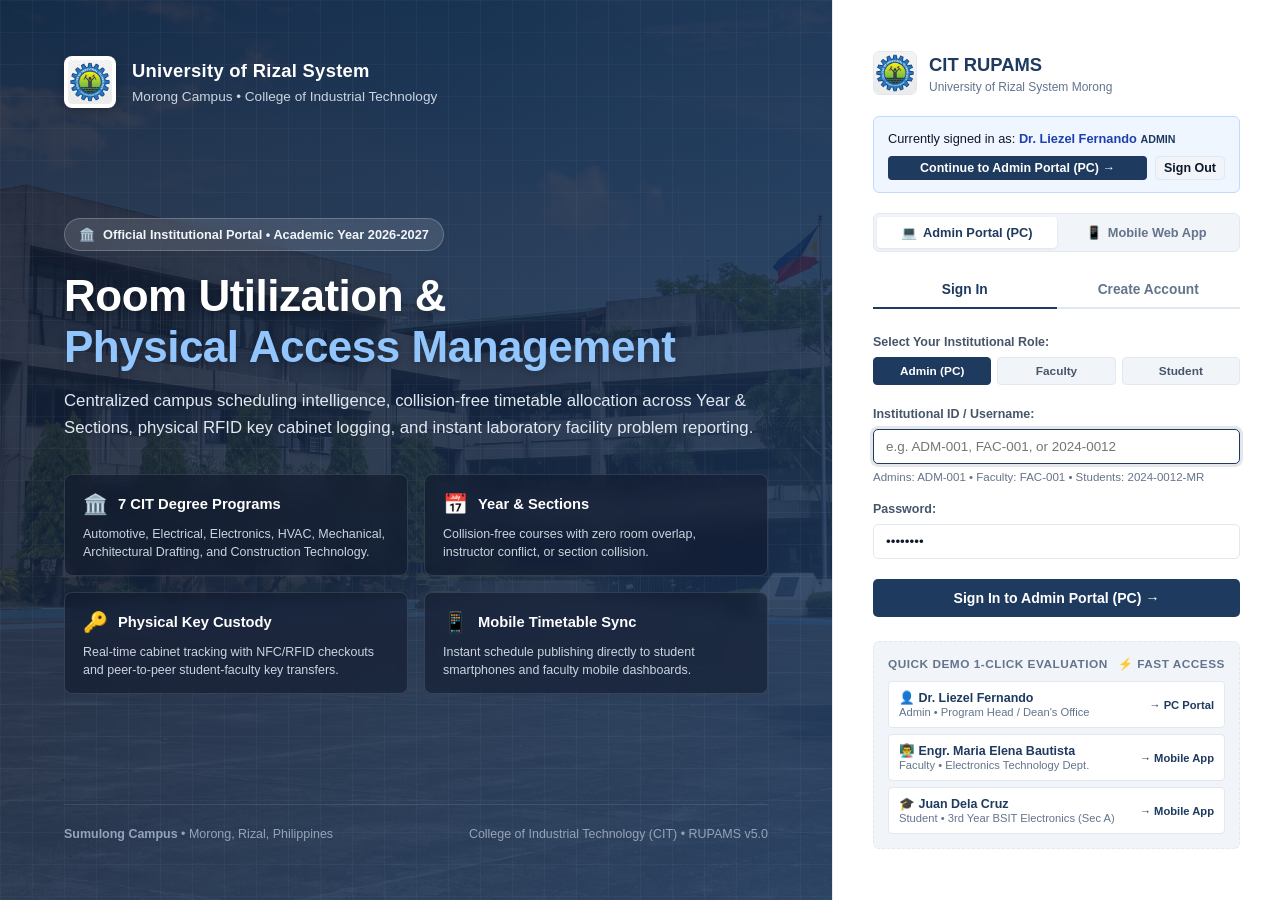
<file: index.html>
<!DOCTYPE html>
<html lang="en">
<head>
  <meta charset="UTF-8">
  <meta name="viewport" content="width=device-width, initial-scale=1.0">
  <title>RUPAMS - Sign In & Portal Landing | URS Morong College of Industrial Technology</title>
  
  <!-- Favicon & Touch Icon -->
  <link rel="icon" type="image/jpeg" href="assets/CITLogo.jpg">
  <link rel="shortcut icon" type="image/jpeg" href="assets/CITLogo.jpg">
  <link rel="apple-touch-icon" href="assets/CITLogo.jpg">
  
  <!-- Minimalist Light Design Tokens & Auth Styles -->
  <link rel="stylesheet" href="css/main.css">
  <link rel="stylesheet" href="css/auth.css">
</head>
<body class="auth-page-body">

  <div class="auth-layout-container">
    
    <!-- ==========================================================================
         LEFT HERO PANEL (65% width on PC): Campus Backdrop & Institutional Presentation
         ========================================================================== -->
    <aside class="auth-hero-panel">
      
      <!-- Top Institutional Identity -->
      <div class="auth-hero-header">
        <img src="assets/CITLogo.jpg" alt="CIT Logo" class="auth-hero-logo">
        <div class="auth-hero-inst-info">
          <h2>University of Rizal System</h2>
          <span>Morong Campus • College of Industrial Technology</span>
        </div>
      </div>

      <!-- Center Hero Message & Metrics -->
      <div class="auth-hero-center">
        <div class="auth-hero-badge-pill">
          <span>🏛️</span>
          <span>Official Institutional Portal • Academic Year 2026-2027</span>
        </div>

        <h1 class="auth-hero-title">
          Room Utilization &<br>
          <span>Physical Access Management</span>
        </h1>

        <p class="auth-hero-subtitle">
          Centralized campus scheduling intelligence, collision-free timetable allocation across Year & Sections, physical RFID key cabinet logging, and instant laboratory facility problem reporting.
        </p>

        <!-- 4 Institutional Pillars -->
        <div class="auth-hero-pillars">
          <div class="pillar-card">
            <div class="pillar-header">
              <span class="pillar-icon">🏛️</span>
              <span class="pillar-title">7 CIT Degree Programs</span>
            </div>
            <p class="pillar-desc">
              Automotive, Electrical, Electronics, HVAC, Mechanical, Architectural Drafting, and Construction Technology.
            </p>
          </div>

          <div class="pillar-card">
            <div class="pillar-header">
              <span class="pillar-icon">📅</span>
              <span class="pillar-title">Year & Sections</span>
            </div>
            <p class="pillar-desc">
              Collision-free courses with zero room overlap, instructor conflict, or section collision.
            </p>
          </div>

          <div class="pillar-card">
            <div class="pillar-header">
              <span class="pillar-icon">🔑</span>
              <span class="pillar-title">Physical Key Custody</span>
            </div>
            <p class="pillar-desc">
              Real-time cabinet tracking with NFC/RFID checkouts and peer-to-peer student-faculty key transfers.
            </p>
          </div>

          <div class="pillar-card">
            <div class="pillar-header">
              <span class="pillar-icon">📱</span>
              <span class="pillar-title">Mobile Timetable Sync</span>
            </div>
            <p class="pillar-desc">
              Instant schedule publishing directly to student smartphones and faculty mobile dashboards.
            </p>
          </div>
        </div>
      </div>

      <!-- Bottom Campus Information -->
      <footer class="auth-hero-footer">
        <div>
          <strong>Sumulong Campus</strong> • Morong, Rizal, Philippines
        </div>
        <div>
          College of Industrial Technology (CIT) • RUPAMS v5.0
        </div>
      </footer>
    </aside>

    <!-- ==========================================================================
         RIGHT PANEL (35% width on PC): Sign In & Registration Card
         (On Mobile: Serves as the simple centered sign in with campus background)
         ========================================================================== -->
    <main class="auth-form-panel">
      <div class="auth-form-container">
        
        <!-- Header Branding -->
        <div class="auth-brand-badge-row">
          <img src="assets/CITLogo.jpg" alt="CIT Logo" class="auth-brand-logo">
          <div class="auth-brand-text">
            <h3>CIT RUPAMS</h3>
            <span>University of Rizal System Morong</span>
          </div>
        </div>

        <!-- Active Session Resume Banner (If user is already signed in) -->
        <div id="activeSessionBanner" class="active-session-banner hidden">
          <div>
            Currently signed in as: <strong id="sessionUserName">User</strong> 
            <small id="sessionUserRole" style="font-weight: 700; color: #1e3a5f;">(ROLE)</small>
          </div>
          <div class="active-session-actions">
            <button id="sessionContinueBtn" class="btn btn-primary btn-sm" style="flex: 1; font-size: 0.78rem;">
              Continue to Portal &rarr;
            </button>
            <button id="btnSessionLogout" class="btn btn-secondary btn-sm" style="font-size: 0.78rem;">
              Sign Out
            </button>
          </div>
        </div>

        <!-- Target Portal Switcher -->
        <div class="portal-target-selector">
          <button id="btnPortalTargetAdmin" class="portal-target-btn active" title="Access for Administrators and Dean's Office">
            <span>💻</span>
            <span>Admin Portal (PC)</span>
          </button>
          <button id="btnPortalTargetMobile" class="portal-target-btn" title="Access for Faculty Professors and Students">
            <span>📱</span>
            <span>Mobile Web App</span>
          </button>
        </div>

        <!-- Action Switcher (Sign In vs Sign Up) -->
        <div class="auth-action-tabs">
          <button id="tabAuthSignIn" class="auth-action-tab active">Sign In</button>
          <button id="tabAuthSignUp" class="auth-action-tab">Create Account</button>
        </div>

        <!-- ====================================================================
             FORM 1: SIGN IN
             ==================================================================== -->
        <div id="boxSignIn">
          <div id="signinAlert" style="display: none;"></div>

          <form id="formSignIn" class="auth-form">
            <!-- Role Selection Indicator -->
            <div class="auth-form-group">
              <label>Select Your Institutional Role:</label>
              <div class="role-pills-row">
                <button type="button" class="role-pill-btn active" data-role="admin">Admin (PC)</button>
                <button type="button" class="role-pill-btn" data-role="faculty">Faculty</button>
                <button type="button" class="role-pill-btn" data-role="student">Student</button>
              </div>
            </div>

            <!-- ID / Username -->
            <div class="auth-form-group">
              <label for="signinIdentifier">Institutional ID / Username:</label>
              <input type="text" id="signinIdentifier" placeholder="e.g. ADM-001, FAC-001, or 2024-0012" required autofocus>
              <small>Admins: ADM-001 • Faculty: FAC-001 • Students: 2024-0012-MR</small>
            </div>

            <!-- Password -->
            <div class="auth-form-group">
              <label for="signinPassword">Password:</label>
              <input type="password" id="signinPassword" placeholder="••••••••" value="admin123" required>
            </div>

            <button type="submit" id="btnSignInSubmit" class="btn-auth-submit">
              Sign In to Admin Portal (PC) &rarr;
            </button>
          </form>

          <!-- One-Click Quick Demo Sign In Box -->
          <div class="quick-demo-box">
            <div class="quick-demo-title">
              <span>Quick Demo 1-Click Evaluation</span>
              <span>⚡ Fast Access</span>
            </div>
            <div class="quick-demo-list">
              <button type="button" class="quick-demo-btn" onclick="authManager.quickLogin('admin')">
                <div>
                  <strong>👤 Dr. Liezel Fernando</strong><br>
                  <span>Admin • Program Head / Dean's Office</span>
                </div>
                <span style="font-weight: 700; color: var(--c-primary);">&rarr; PC Portal</span>
              </button>

              <button type="button" class="quick-demo-btn" onclick="authManager.quickLogin('faculty')">
                <div>
                  <strong>👨‍🏫 Engr. Maria Elena Bautista</strong><br>
                  <span>Faculty • Electronics Technology Dept.</span>
                </div>
                <span style="font-weight: 700; color: var(--c-primary);">&rarr; Mobile App</span>
              </button>

              <button type="button" class="quick-demo-btn" onclick="authManager.quickLogin('student')">
                <div>
                  <strong>🎓 Juan Dela Cruz</strong><br>
                  <span>Student • 3rd Year BSIT Electronics (Sec A)</span>
                </div>
                <span style="font-weight: 700; color: var(--c-primary);">&rarr; Mobile App</span>
              </button>
            </div>
          </div>
        </div>

        <!-- ====================================================================
             FORM 2: SIGN UP / REGISTRATION
             ==================================================================== -->
        <div id="boxSignUp" class="hidden">
          <div id="signupAlert" style="display: none;"></div>

          <form id="formSignUp" class="auth-form">
            <!-- Role Selection -->
            <div class="auth-form-group">
              <label>Select Role to Register:</label>
              <div class="role-pills-row">
                <button type="button" class="role-pill-btn active" data-role="admin">Admin</button>
                <button type="button" class="role-pill-btn" data-role="faculty">Faculty</button>
                <button type="button" class="role-pill-btn" data-role="student">Student</button>
              </div>
            </div>

            <!-- Full Name -->
            <div class="auth-form-group">
              <label for="signupName">Full Legal Name:</label>
              <input type="text" id="signupName" placeholder="e.g. Prof. Ricardo Santos or Maria Reyes" required>
            </div>

            <!-- Institutional Email -->
            <div class="auth-form-group">
              <label for="signupEmail">Institutional Email:</label>
              <input type="email" id="signupEmail" placeholder="e.g. name@urs.edu.ph">
            </div>

            <!-- DYNAMIC FIELDS: ADMIN -->
            <div id="signupAdminFields">
              <div class="auth-form-group">
                <label for="signupAdminOffice">CIT Office / Administration Unit:</label>
                <input type="text" id="signupAdminOffice" placeholder="e.g. Dean's Office / Program Head" value="Dean's Office">
              </div>

              <div class="auth-form-group">
                <label for="signupAdminId">Admin Employee ID:</label>
                <input type="text" id="signupAdminId" placeholder="e.g. ADM-002">
              </div>

              <div class="auth-form-group">
                <label for="signupAdminPasscode">Admin Authorization Passcode:</label>
                <input type="password" id="signupAdminPasscode" placeholder="Enter security key (Hint: CIT-ADMIN-2026)">
                <small>Requires Dean's Office administrative authorization passcode.</small>
              </div>
            </div>

            <!-- DYNAMIC FIELDS: FACULTY -->
            <div id="signupFacultyFields" class="hidden">
              <div class="auth-form-group">
                <label for="signupFacultyDept">CIT Academic Department:</label>
                <select id="signupFacultyDept">
                  <option value="Electronics Technology">Electronics Technology</option>
                  <option value="Computer Technology">Computer Technology</option>
                  <option value="Electrical Technology">Electrical Technology</option>
                  <option value="Automotive Technology">Automotive Technology</option>
                  <option value="Mechanical Technology">Mechanical Technology</option>
                  <option value="Drafting Technology">Drafting Technology</option>
                  <option value="Food Service Management">Food Service Management</option>
                </select>
              </div>

              <div class="auth-form-group">
                <label for="signupFacultyId">Faculty Employee ID:</label>
                <input type="text" id="signupFacultyId" placeholder="e.g. FAC-002">
              </div>
            </div>

            <!-- DYNAMIC FIELDS: STUDENT -->
            <div id="signupStudentFields" class="hidden">
              <div class="auth-form-group">
                <label for="signupStudentId">Student ID Number:</label>
                <input type="text" id="signupStudentId" placeholder="e.g. 2026-0045-MR">
              </div>

              <div class="auth-form-group">
                <label for="signupStudentProg">Degree Program:</label>
                <select id="signupStudentProg">
                  <option value="BSIT - Electronics Technology">BSIT - Electronics Technology</option>
                  <option value="BSIT - Computer Technology">BSIT - Computer Technology</option>
                  <option value="BSIT - Electrical Technology">BSIT - Electrical Technology</option>
                  <option value="BSIT - Automotive Technology">BSIT - Automotive Technology</option>
                  <option value="BSIT - Mechanical Technology">BSIT - Mechanical Technology</option>
                  <option value="BSIT - Drafting Technology">BSIT - Drafting Technology</option>
                  <option value="BSIT - Food Service Management">BSIT - Food Service Management</option>
                </select>
              </div>

              <div style="display: flex; gap: 8px;">
                <div class="auth-form-group" style="flex: 1;">
                  <label for="signupStudentYear">Year Level:</label>
                  <select id="signupStudentYear">
                    <option value="1st Year">1st Year</option>
                    <option value="2nd Year">2nd Year</option>
                    <option value="3rd Year">3rd Year</option>
                    <option value="4th Year">4th Year</option>
                  </select>
                </div>

                <div class="auth-form-group" style="flex: 1;">
                  <label for="signupStudentSec">Section:</label>
                  <select id="signupStudentSec">
                    <option value="Section A">Section A</option>
                    <option value="Section B">Section B</option>
                    <option value="Section C">Section C</option>
                  </select>
                </div>
              </div>
            </div>

            <!-- Password & Confirm -->
            <div class="auth-form-group">
              <label for="signupPassword">Create Password:</label>
              <input type="password" id="signupPassword" placeholder="Minimum 6 characters" value="password123" required>
            </div>

            <div class="auth-form-group">
              <label for="signupConfirmPassword">Confirm Password:</label>
              <input type="password" id="signupConfirmPassword" placeholder="Re-type password" value="password123" required>
            </div>

            <button type="submit" class="btn-auth-submit">
              Complete Registration & Enter &rarr;
            </button>
          </form>
        </div>
      </div>
    </main>

  </div>

  <!-- Scripts -->
  <script src="js/audio.js"></script>
  <script src="js/mockData.js"></script>
  <script src="js/state.js"></script>
  <script src="js/scheduler.js"></script>
  <script src="js/auth.js"></script>
</body>
</html>
</file>
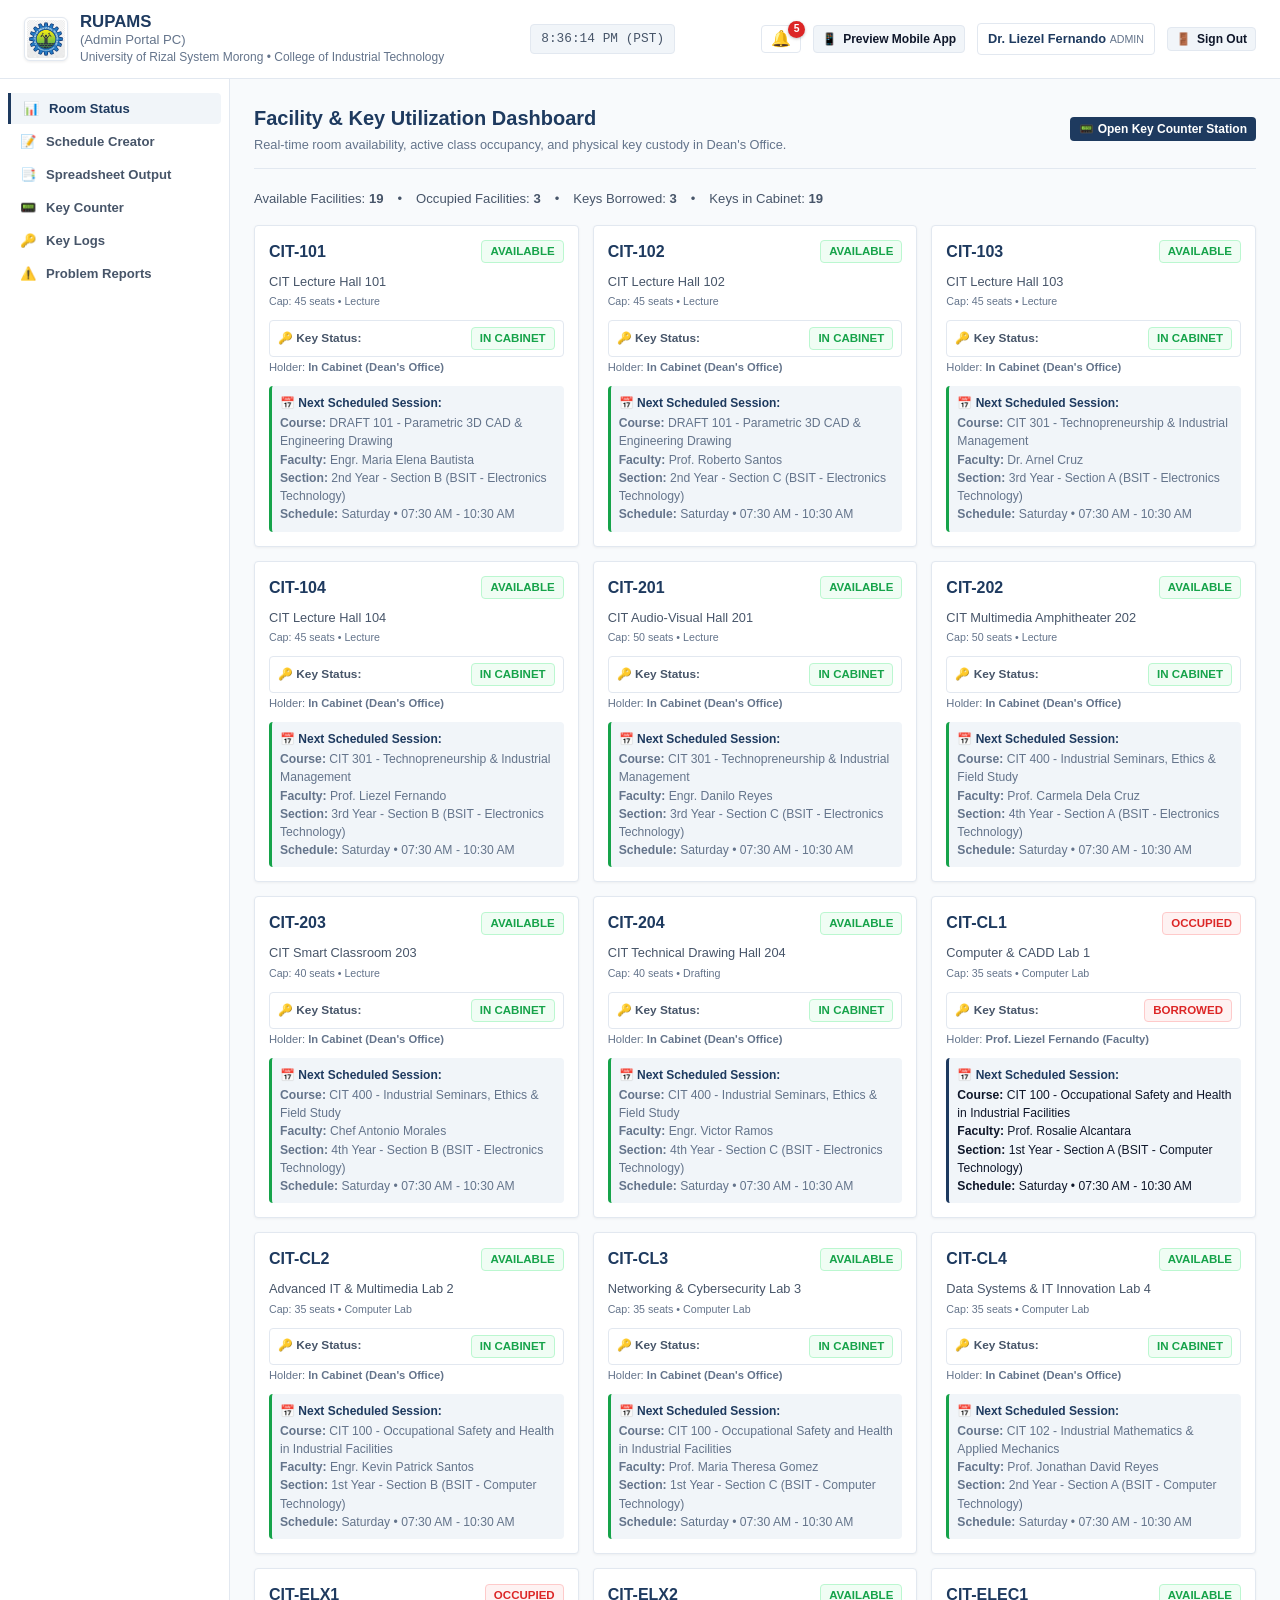
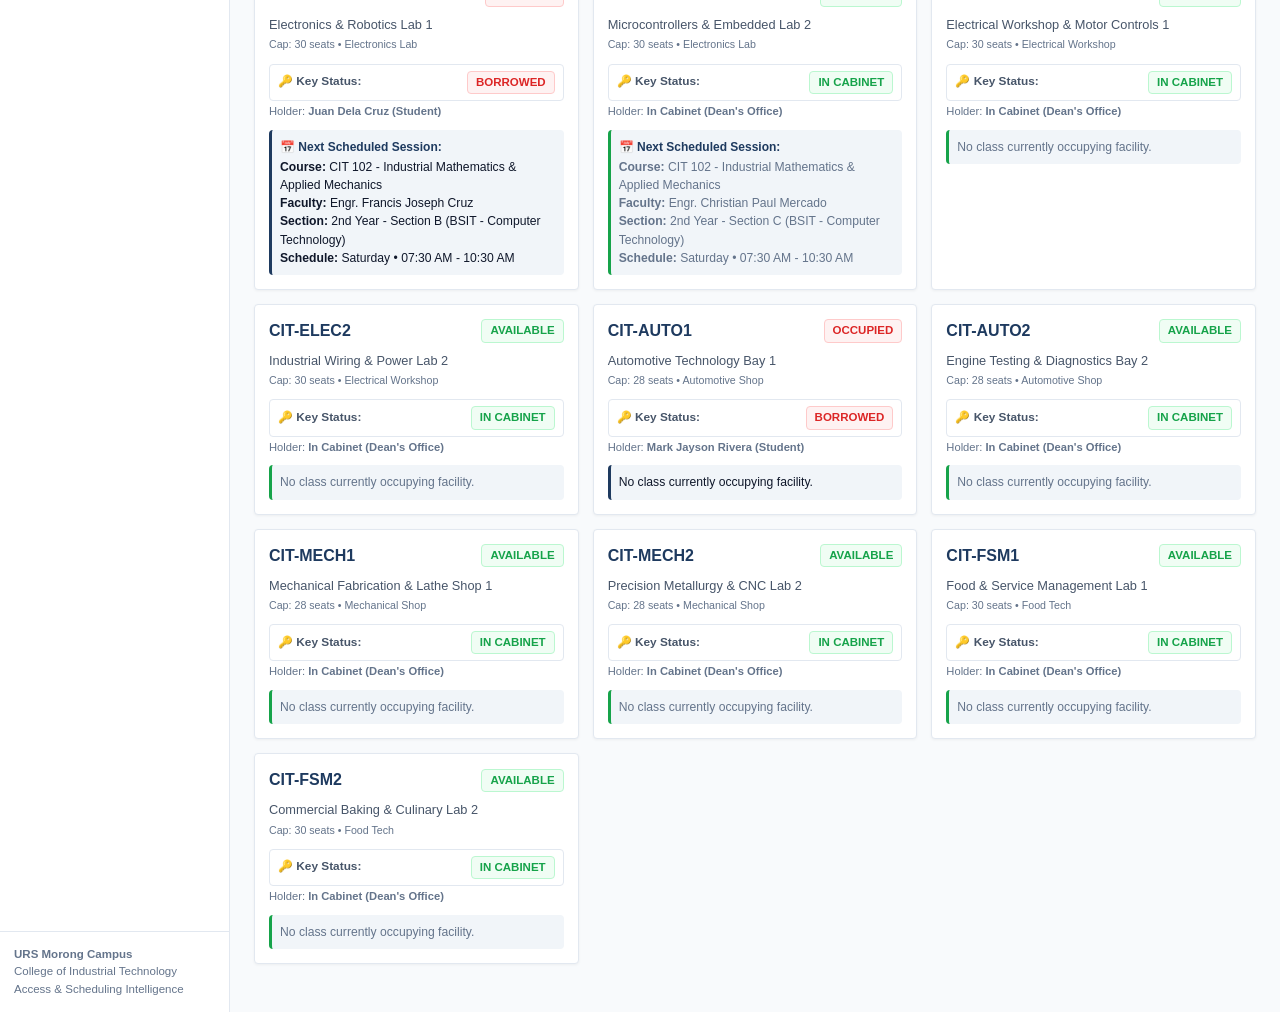
<file: admin.html>
<!DOCTYPE html>
<html lang="en">
<head>
  <meta charset="UTF-8">
  <meta name="viewport" content="width=device-width, initial-scale=1.0">
  <title>RUPAMS - Admin Portal (PC) | URS Morong College of Industrial Technology</title>
  
  <!-- Favicon & Touch Icon -->
  <link rel="icon" type="image/jpeg" href="assets/CITLogo.jpg">
  <link rel="shortcut icon" type="image/jpeg" href="assets/CITLogo.jpg">
  <link rel="apple-touch-icon" href="assets/CITLogo.jpg">

  <!-- Minimalist Light Design Tokens -->
  <link rel="stylesheet" href="css/main.css">
  <link rel="stylesheet" href="css/admin.css">
</head>
<body>

  <!-- ==========================================================================
       TOP GLOBAL HEADER (Admin Web PC)
       ========================================================================== -->
  <header class="global-header">
    <div class="brand-section">
      <img src="assets/CITLogo.jpg" alt="CIT Logo" class="brand-logo-img">
      <div class="brand-info">
        <h1>RUPAMS <span style="font-size: 0.82rem; font-weight: 500; color: var(--c-text-muted);">(Admin Portal PC)</span></h1>
        <span>University of Rizal System Morong • College of Industrial Technology</span>
      </div>
    </div>

    <!-- Live Time (12-Hour Format with AM/PM) -->
    <div class="header-center">
      <span class="header-time-pill" id="liveClockTime">--:--:-- -- (PST)</span>
    </div>

    <!-- Right Controls: Admin Identity & Navigation -->
    <div class="header-right">
      <!-- Admin Notifications Bell & Dropdown -->
      <div class="notif-wrapper" id="adminNotifWrapper">
        <button class="notif-bell-btn" id="adminNotifBellBtn" title="Alerts & Incident Tickets" onclick="appUi.toggleAdminNotifDropdown(event)">
          <span class="notif-bell-icon">🔔</span>
          <span class="notif-badge hidden" id="adminNotifBadge">0</span>
        </button>
        
        <!-- Admin Notification Dropdown Panel -->
        <div class="notif-dropdown hidden" id="adminNotifDropdown">
          <div class="notif-dropdown-header">
            <div>
              <strong style="font-size: 0.88rem; color: var(--c-primary);">Dean's Office Alerts & Tickets</strong>
              <div style="font-size: 0.7rem; color: var(--c-text-muted);">Unreturned keys & problem tickets</div>
            </div>
            <div style="display: flex; gap: 6px;">
              <button class="btn btn-xs btn-outline" style="font-size: 0.68rem; padding: 3px 6px;" onclick="appUi.triggerCurfewAudit()" title="Audit keys for 7:00 PM curfew compliance">
                ⏱️ Test 7PM Alert
              </button>
              <button class="btn btn-xs btn-secondary" style="font-size: 0.68rem; padding: 3px 6px;" onclick="appUi.markAllNotifsRead('admin')">
                Mark Read
              </button>
            </div>
          </div>
          <div class="notif-dropdown-body" id="adminNotifList">
            <!-- Dynamically injected -->
          </div>
        </div>
      </div>

      <a href="mobile.html" target="_blank" class="btn btn-secondary btn-sm" title="Preview Student & Faculty Mobile Experience">
        <span>📱</span>
        <span>Preview Mobile App</span>
      </a>

      <div class="user-badge" id="userProfileTrigger" title="Active Admin Persona">
        <div>
          <strong id="headerUserName">Dr. Liezel Fernando</strong>
          <small id="headerUserRole">(ADMIN)</small>
        </div>
      </div>

      <button class="btn btn-secondary btn-sm btn-logout-trigger" onclick="window.appState.logout()" title="Sign out of Admin Portal and return to Landing Page">
        <span>🚪</span>
        <span>Sign Out</span>
      </button>
    </div>
  </header>

  <!-- ==========================================================================
       ACCESS RESTRICTION OVERLAY (Guarantees Admin-Only Access)
       ========================================================================== -->
  <div id="accessRestrictionOverlay" class="access-restriction-screen hidden">
    <div class="restriction-card">
      <div class="restriction-icon">🔒</div>
      <h2>Admin Portal Restricted</h2>
      <p>
        The PC Portal is restricted exclusively to authorized College Administrators, Dean's Office personnel, and Program Heads.
      </p>
      <div>
        <span class="restriction-user-pill">
          Current Account: <strong id="currentRestrictedRole">User</strong>
        </span>
      </div>
      <div class="restriction-actions">
        <a href="mobile.html" class="btn btn-primary">
          <span>📱</span>
          <span>Go to Faculty & Student Mobile Web App</span>
        </a>
        <button class="btn btn-secondary btn-logout-trigger" onclick="window.appState.logout()">
          <span>🚪</span>
          <span>Sign Out / Return to Landing Page</span>
        </button>
        <a href="index.html" class="btn btn-secondary" style="font-size: 0.76rem;">
          Return to Portal Landing Page
        </a>
      </div>
    </div>
  </div>

  <!-- ==========================================================================
       ADMIN WEB PORTAL (WEB PC MAIN LAYOUT)
       ========================================================================== -->
  <main id="adminPortalContainer" class="admin-layout">
    <aside class="admin-sidebar">
      <nav class="sidebar-menu">
        <button class="nav-link active" data-tab="dashboard">
          <span>📊</span>
          <span>Room Status</span>
        </button>

        <button class="nav-link" data-tab="schedules">
          <span>📝</span>
          <span>Schedule Creator</span>
        </button>

        <button class="nav-link" data-tab="spreadsheet">
          <span>📑</span>
          <span>Spreadsheet Output</span>
        </button>

        <button class="nav-link" data-tab="keycounter">
          <span>📟</span>
          <span>Key Counter</span>
        </button>

        <button class="nav-link" data-tab="keylogs">
          <span>🔑</span>
          <span>Key Logs</span>
        </button>

        <button class="nav-link" data-tab="reports">
          <span>⚠️</span>
          <span>Problem Reports</span>
        </button>
      </nav>

      <div class="sidebar-bottom">
        <strong>URS Morong Campus</strong><br>
        College of Industrial Technology<br>
        Access & Scheduling Intelligence
      </div>
    </aside>

    <section class="admin-main" id="adminDynamicContent">
      <!-- Injected dynamically via appUi.renderAdminView() -->
    </section>
  </main>

  <!-- ==========================================================================
       MODAL: FULL PHOTO INSPECTION & DETAILS
       ========================================================================== -->
  <div class="modal-overlay" id="genericDetailModal">
    <div class="modal-dialog">
      <div class="modal-header">
        <h3 id="genericModalTitle">Report Details</h3>
        <button class="btn-close" onclick="appUi.closeModal('genericDetailModal')">&times;</button>
      </div>
      <div class="modal-body" id="genericModalBody">
        <!-- Dynamically injected -->
      </div>
      <div class="modal-footer">
        <button class="btn btn-secondary btn-sm" onclick="appUi.closeModal('genericDetailModal')">Close</button>
      </div>
    </div>
  </div>

  <!-- ==========================================================================
       MODAL: ADMIN ACCOUNT / PERSONA DETAILS
       ========================================================================== -->
  <div class="modal-overlay" id="userSwitcherModal">
    <div class="modal-dialog" style="max-width: 420px;">
      <div class="modal-header">
        <h3>Admin Profile</h3>
        <button class="btn-close" onclick="appUi.closeModal('userSwitcherModal')">&times;</button>
      </div>
      <div class="modal-body">
        <div style="padding: 12px; border: 1px solid var(--c-border); border-radius: var(--radius-sm); margin-bottom: 12px; background: var(--c-secondary-light);">
          <strong style="color: var(--c-primary); font-size: 0.95rem;">Dr. Liezel Fernando</strong>
          <div style="font-size: 0.78rem; color: var(--c-text-muted);">Role: Administrator (Dean's Office / Program Head)</div>
          <div style="font-size: 0.75rem; color: var(--c-text-muted); margin-top: 4px;">Employee ID: ADM-001 • CIT Morong</div>
        </div>
        <p style="font-size: 0.8rem; color: var(--c-text-muted);">
          To switch to a Faculty or Student account, please sign out and sign in through the Mobile Web App.
        </p>
      </div>
      <div class="modal-footer" style="display: flex; justify-content: space-between;">
        <button class="btn btn-danger btn-sm btn-logout-trigger" onclick="window.appState.logout()">Sign Out</button>
        <button class="btn btn-secondary btn-sm" onclick="appUi.closeModal('userSwitcherModal')">Close</button>
      </div>
    </div>
  </div>

  <!-- Toast Notification Container -->
  <div id="toastContainer"></div>

  <!-- Scripts -->
  <script src="js/audio.js"></script>
  <script src="js/mockData.js"></script>
  <script src="js/state.js"></script>
  <script src="js/scheduler.js"></script>
  <script src="js/keyManagement.js"></script>
  <script src="js/qrNfcSim.js"></script>
  <script src="js/app.js"></script>
</body>
</html>
</file>
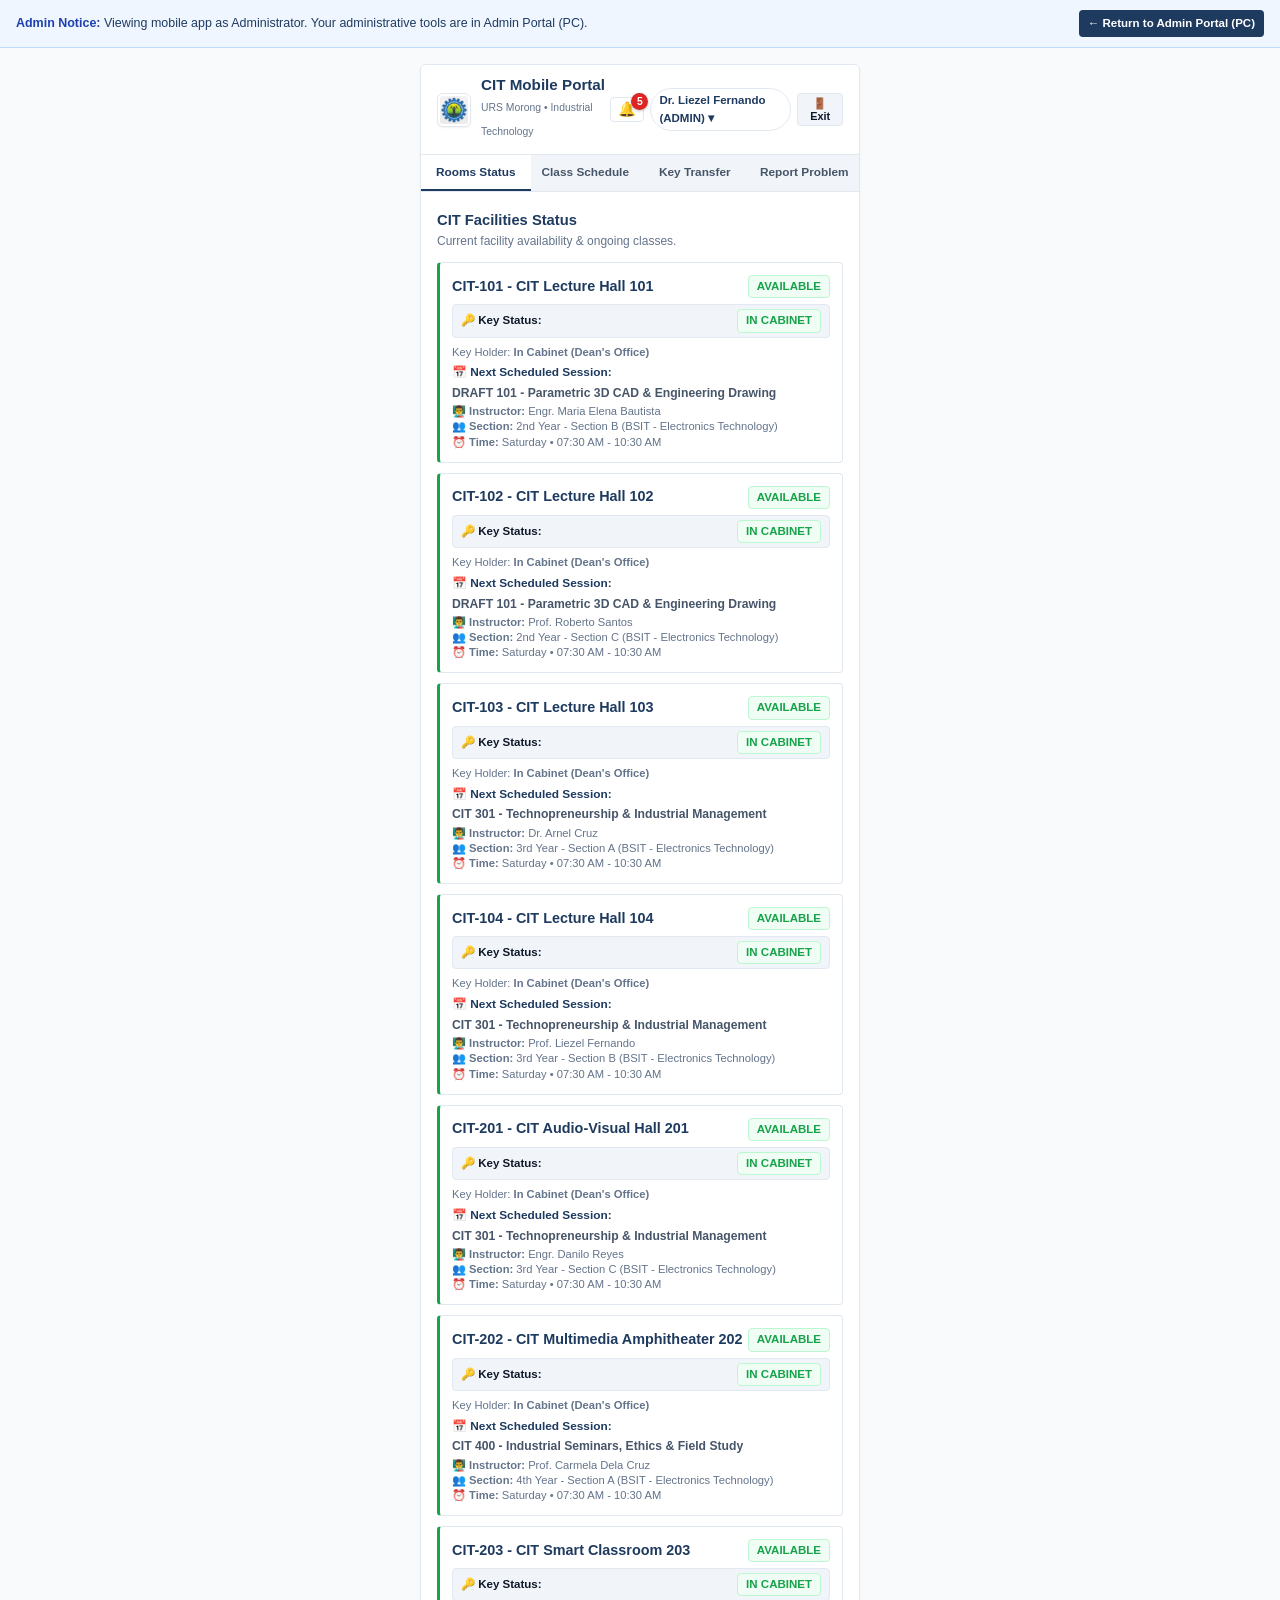
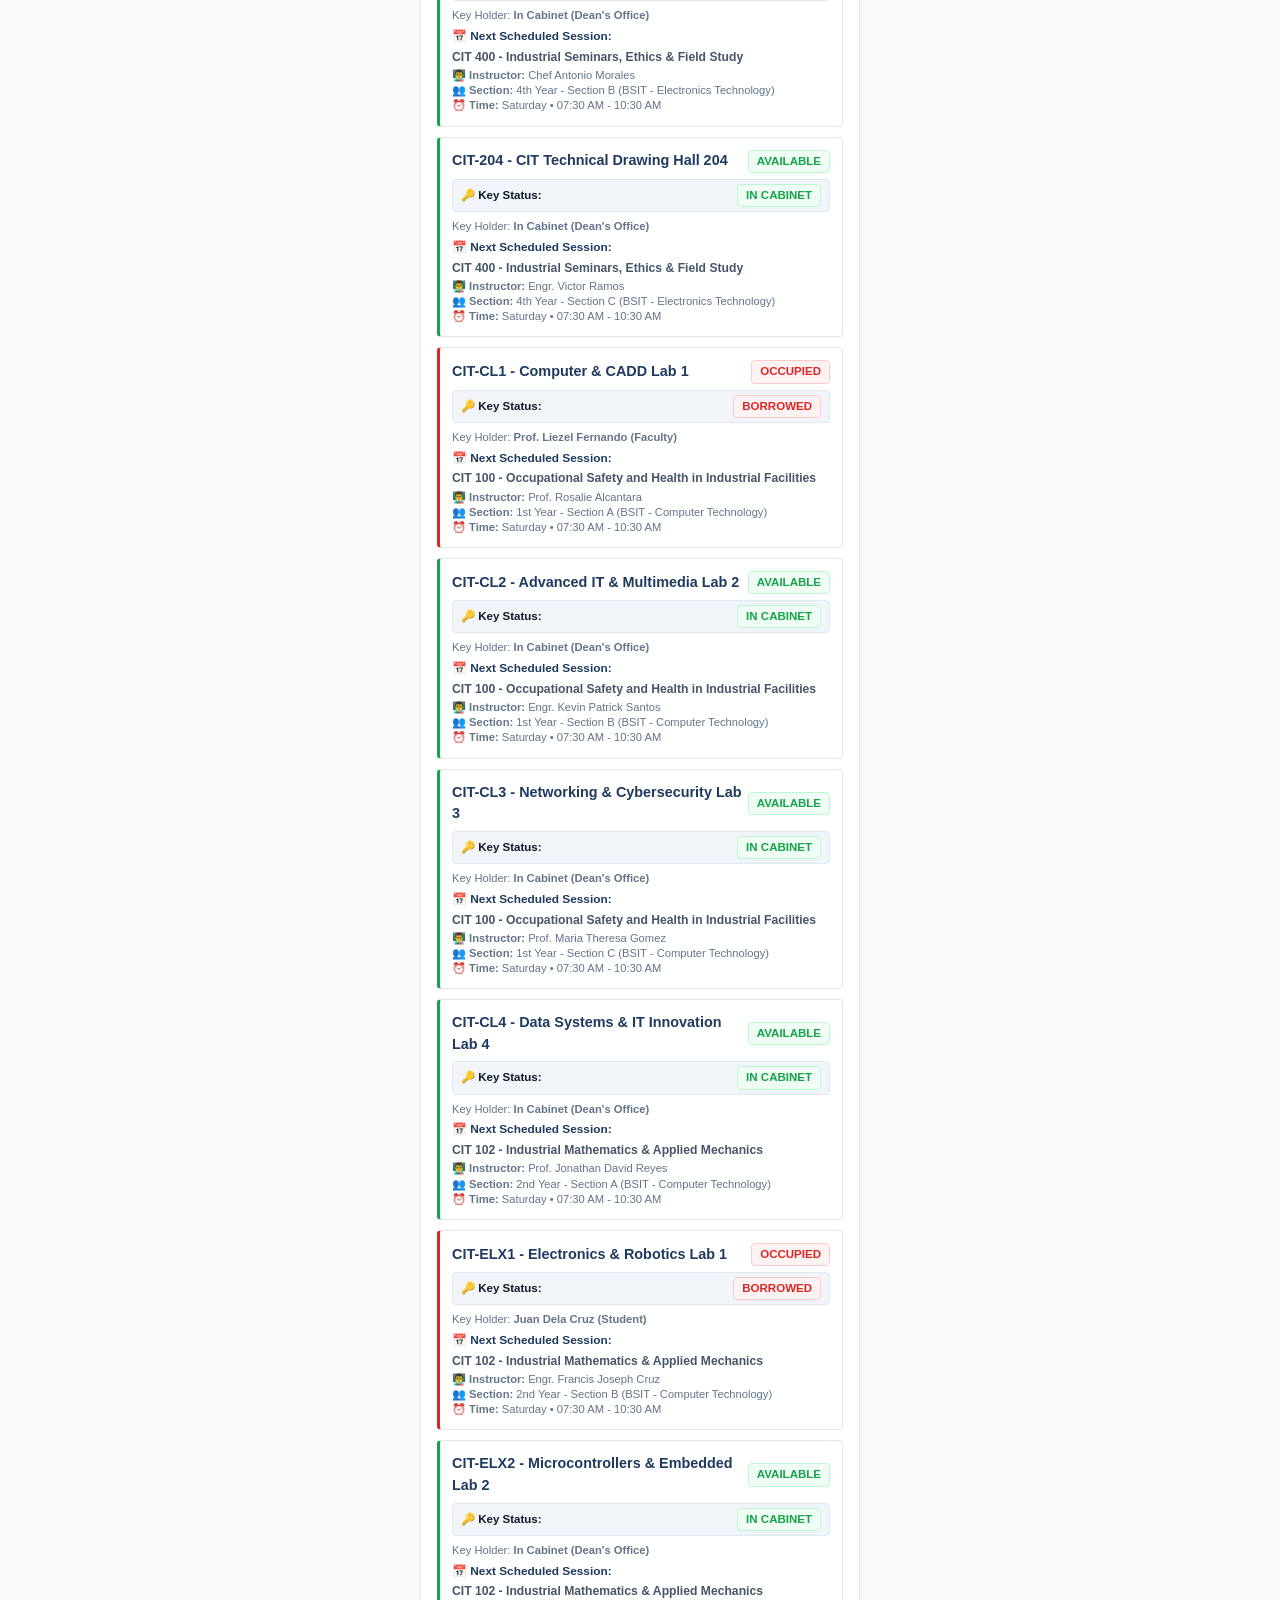
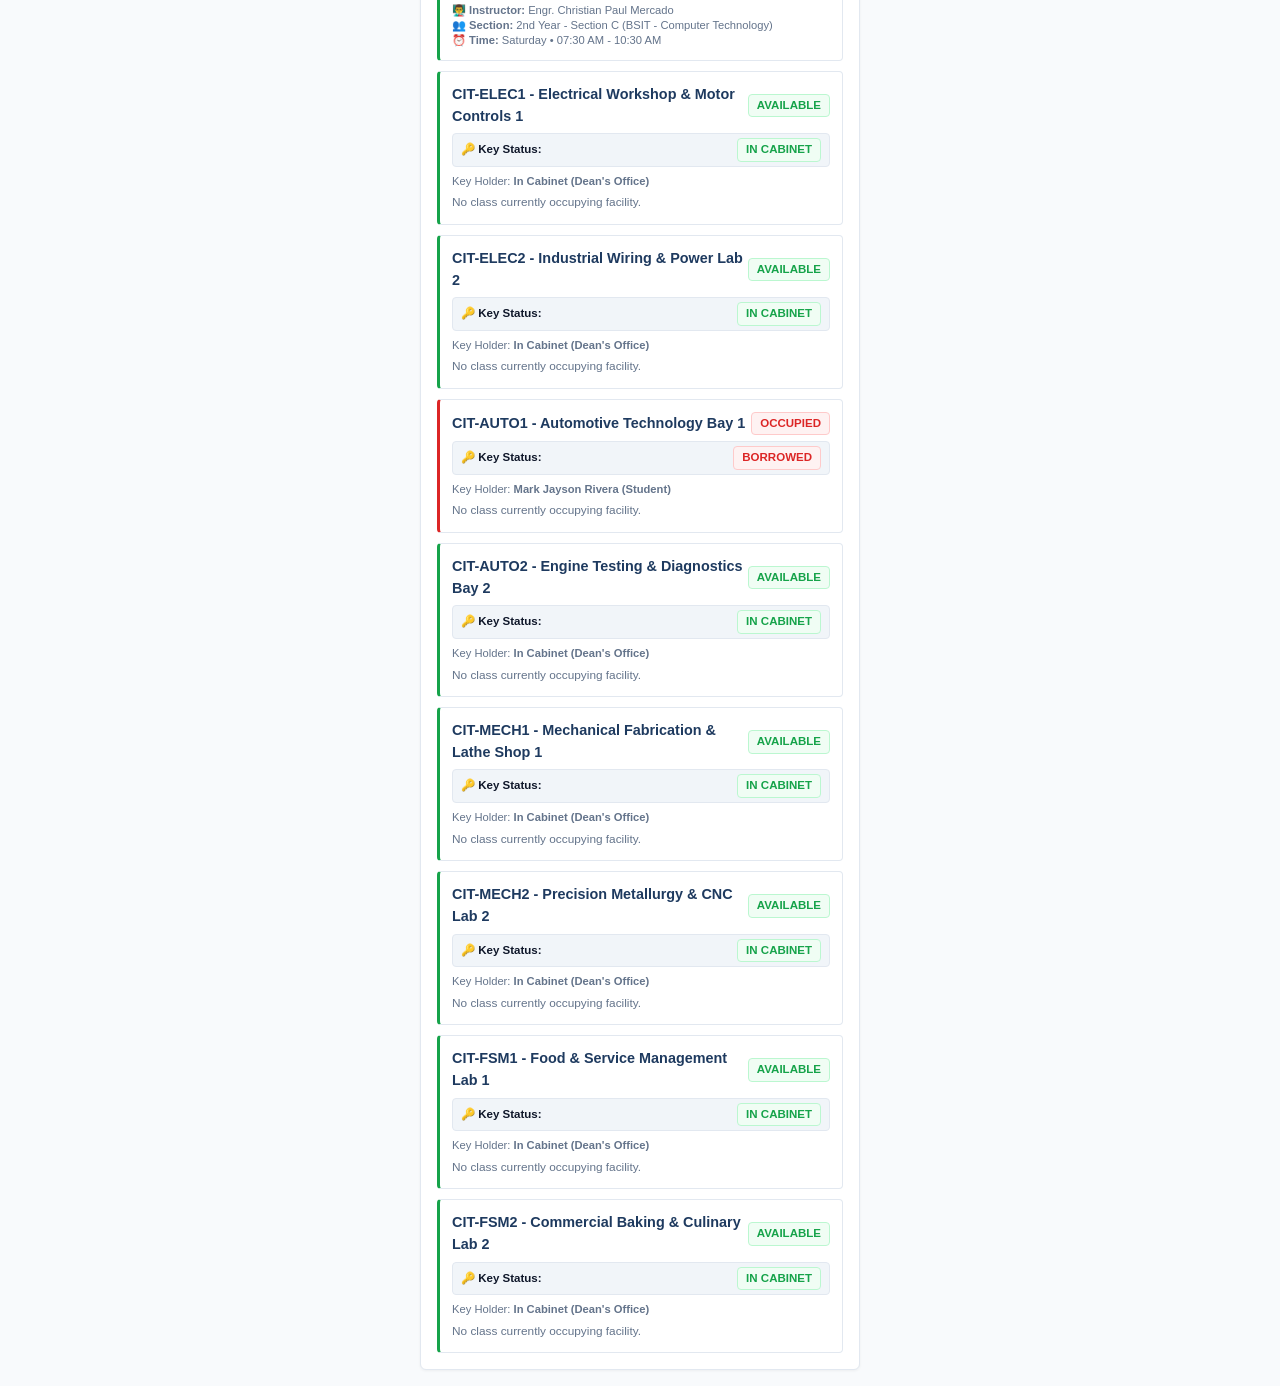
<file: mobile.html>
<!DOCTYPE html>
<html lang="en">
<head>
  <meta charset="UTF-8">
  <meta name="viewport" content="width=device-width, initial-scale=1.0, maximum-scale=1.0, user-scalable=no">
  <title>CIT Mobile Portal - Students & Faculty | URS Morong</title>
  
  <!-- Favicon & Mobile Touch Icon -->
  <link rel="icon" type="image/jpeg" href="assets/CITLogo.jpg">
  <link rel="shortcut icon" type="image/jpeg" href="assets/CITLogo.jpg">
  <link rel="apple-touch-icon" href="assets/CITLogo.jpg">

  <!-- Minimalist Light Design Tokens -->
  <link rel="stylesheet" href="css/main.css">
  <link rel="stylesheet" href="css/mobile.css">
</head>
<body style="background-color: #f1f5f9;">

  <!-- ==========================================================================
       ADMINISTRATOR NOTICE BANNER (Only displayed if Admin visits mobile app)
       ========================================================================== -->
  <div id="mobileAdminNotice" class="hidden" style="background: #eff6ff; border-bottom: 1px solid #bfdbfe; padding: 10px 16px; font-size: 0.78rem; display: flex; justify-content: space-between; align-items: center; z-index: 1000; position: sticky; top: 0;">
    <div>
      <strong style="color: #1e40af;">Admin Notice:</strong>
      <span style="color: #1e3a5f;">Viewing mobile app as Administrator. Your administrative tools are in Admin Portal (PC).</span>
    </div>
    <div style="display: flex; gap: 8px;">
      <a href="admin.html" class="btn btn-primary btn-xs" style="font-size: 0.72rem; padding: 4px 8px;">
        &larr; Return to Admin Portal (PC)
      </a>
    </div>
  </div>

  <!-- ==========================================================================
       MOBILE WEB APP (STUDENTS & FACULTY)
       ========================================================================== -->
  <main id="mobileAppContainer" class="mobile-viewport-container">
    <div class="mobile-card-shell">
      
      <!-- Top Mobile Navigation Bar -->
      <div class="mobile-top-bar">
        <div style="display: flex; align-items: center; gap: 10px;">
          <img src="assets/CITLogo.jpg" alt="CIT Logo" class="mobile-brand-logo-img">
          <div>
            <span class="mobile-title" style="display: block; line-height: 1.1;">CIT Mobile Portal</span>
            <small style="font-size: 0.65rem; color: var(--c-text-muted);">URS Morong • Industrial Technology</small>
          </div>
        </div>

        <div style="display: flex; align-items: center; gap: 6px;">
          <!-- Mobile Notifications Bell & Dropdown -->
          <div class="notif-wrapper" id="mobileNotifWrapper">
            <button class="notif-bell-btn mobile-bell-btn" id="mobileNotifBellBtn" title="Alerts & Notices" onclick="appUi.toggleMobileNotifDropdown(event)">
              <span class="notif-bell-icon">🔔</span>
              <span class="notif-badge hidden" id="mobileNotifBadge">0</span>
            </button>
            
            <!-- Mobile Notification Dropdown Panel -->
            <div class="notif-dropdown mobile-notif-dropdown hidden" id="mobileNotifDropdown">
              <div class="notif-dropdown-header">
                <div>
                  <strong style="font-size: 0.84rem; color: var(--c-primary);">Alerts & Curfew Notices</strong>
                </div>
                <div style="display: flex; gap: 4px;">
                  <button class="btn btn-xs btn-outline" style="font-size: 0.65rem; padding: 2px 6px;" onclick="appUi.triggerCurfewAudit()" title="Simulate 7:00 PM key curfew audit">
                    ⏱️ Test 7PM
                  </button>
                  <button class="btn btn-xs btn-secondary" style="font-size: 0.65rem; padding: 2px 6px;" onclick="appUi.markAllNotifsRead('user')">
                    Mark Read
                  </button>
                </div>
              </div>
              <div class="notif-dropdown-body" id="mobileNotifList">
                <!-- Dynamically injected -->
              </div>
            </div>
          </div>

          <span class="mobile-user-tag" id="mobileUserNameTag" title="Tap to switch between Student & Faculty persona">
            Juan Dela Cruz (Student) ▾
          </span>
          <button class="btn btn-secondary btn-xs btn-logout-trigger" onclick="window.appState.logout()" style="font-size: 0.68rem; padding: 3px 8px; cursor: pointer;" title="Sign out and return to Landing Page">
            🚪 Exit
          </button>
        </div>
      </div>

      <!-- Clean 4-Tab Navigation Bar -->
      <nav class="mobile-tabs-nav">
        <button class="m-tab-btn active" data-tab="rooms">
          Rooms Status
        </button>
        <button class="m-tab-btn" data-tab="schedule">
          Class Schedule
        </button>
        <button class="m-tab-btn" data-tab="transfer">
          Key Transfer
        </button>
        <button class="m-tab-btn" data-tab="report">
          Report Problem
        </button>
      </nav>

      <!-- Mobile Content Container -->
      <div class="mobile-body" id="mobileDynamicBody">
        <!-- Injected dynamically via appUi.renderMobileView() -->
      </div>
    </div>
  </main>

  <!-- ==========================================================================
       MODAL: FULL PHOTO INSPECTION & DETAILS
       ========================================================================== -->
  <div class="modal-overlay" id="genericDetailModal">
    <div class="modal-dialog">
      <div class="modal-header">
        <h3 id="genericModalTitle">Report Details</h3>
        <button class="btn-close" onclick="appUi.closeModal('genericDetailModal')">&times;</button>
      </div>
      <div class="modal-body" id="genericModalBody">
        <!-- Dynamically injected -->
      </div>
      <div class="modal-footer">
        <button class="btn btn-secondary btn-sm" onclick="appUi.closeModal('genericDetailModal')">Close</button>
      </div>
    </div>
  </div>

  <!-- ==========================================================================
       MODAL: USER SWITCHER PERSONA (FACULTY VS STUDENT)
       ========================================================================== -->
  <div class="modal-overlay" id="userSwitcherModal">
    <div class="modal-dialog" style="max-width: 420px;">
      <div class="modal-header">
        <h3>Switch Mobile Identity</h3>
        <button class="btn-close" onclick="appUi.closeModal('userSwitcherModal')">&times;</button>
      </div>
      <div class="modal-body">
        <p style="font-size: 0.8rem; color: var(--c-text-muted); margin-bottom: 12px;">
          Select a role to test faculty teaching load vs student section schedule & key transfer:
        </p>

        <div style="display: flex; flex-direction: column; gap: 8px;">
          <div style="padding: 10px; border: 1px solid var(--c-border); border-radius: var(--radius-sm); cursor: pointer; background: var(--c-surface);" onclick="appUi.selectUserPreset('student')">
            <strong style="color: var(--c-primary); font-size: 0.85rem;">Juan Dela Cruz</strong>
            <div style="font-size: 0.74rem; color: var(--c-text-muted);">Student (3rd Year BSIT Electronics - Section A)</div>
          </div>

          <div style="padding: 10px; border: 1px solid var(--c-border); border-radius: var(--radius-sm); cursor: pointer; background: var(--c-surface);" onclick="appUi.selectUserPreset('faculty')">
            <strong style="color: var(--c-primary); font-size: 0.85rem;">Engr. Maria Elena Bautista</strong>
            <div style="font-size: 0.74rem; color: var(--c-text-muted);">Faculty (Electronics Technology Dept.)</div>
          </div>
        </div>

        <div style="margin-top: 16px; padding-top: 12px; border-top: 1px dashed var(--c-border); text-align: center;">
          <a href="index.html" class="btn btn-secondary btn-xs" style="font-size: 0.74rem;">
            Sign in with a different account
          </a>
        </div>
      </div>
      <div class="modal-footer" style="display: flex; justify-content: space-between;">
        <button class="btn btn-danger btn-sm btn-logout-trigger" onclick="window.appState.logout()">Sign Out</button>
        <button class="btn btn-secondary btn-sm" onclick="appUi.closeModal('userSwitcherModal')">Cancel</button>
      </div>
    </div>
  </div>

  <!-- Toast Notification Container -->
  <div id="toastContainer"></div>

  <!-- Scripts -->
  <script src="js/audio.js"></script>
  <script src="js/mockData.js"></script>
  <script src="js/state.js"></script>
  <script src="js/scheduler.js"></script>
  <script src="js/keyManagement.js"></script>
  <script src="js/qrNfcSim.js"></script>
  <script src="js/app.js"></script>
</body>
</html>
</file>
<file: css/main.css>
/* ==========================================================================
   RUPAMS - Minimalist Light Base Styles
   Main 3 Colors Focus:
   1. Slate Off-White (Base: #f8fafc / #ffffff / #e2e8f0)
   2. Deep Slate Navy (Primary: #1e3a5f)
   3. Muted Slate (Secondary: #475569 / #64748b)
   Functional: Red (#dc2626) & Green (#16a34a) for status only
   ========================================================================== */

:root {
  /* 3 Main Colors */
  --c-bg: #f8fafc;
  --c-surface: #ffffff;
  --c-border: #e2e8f0;
  --c-primary: #1e3a5f;
  --c-primary-hover: #152942;
  --c-secondary: #475569;
  --c-secondary-light: #f1f5f9;
  --c-text-main: #0f172a;
  --c-text-muted: #64748b;

  /* Functional Status Colors (Used only when necessary) */
  --c-green: #16a34a;
  --c-green-bg: #f0fdf4;
  --c-red: #dc2626;
  --c-red-bg: #fef2f2;
  --c-amber: #d97706;
  --c-amber-bg: #fffbeb;

  --radius-sm: 4px;
  --radius-md: 6px;
  --radius-lg: 8px;
  --shadow-subtle: 0 1px 3px rgba(0, 0, 0, 0.05);
}

* {
  box-sizing: border-box;
  margin: 0;
  padding: 0;
}

body {
  font-family: -apple-system, BlinkMacSystemFont, "Segoe UI", Roboto, "Helvetica Neue", Arial, sans-serif;
  background-color: var(--c-bg);
  color: var(--c-text-main);
  line-height: 1.5;
  min-height: 100vh;
  display: flex;
  flex-direction: column;
}

/* ==========================================================================
   Top Header (Clean & Minimalist Light)
   ========================================================================== */
.global-header {
  background: var(--c-surface);
  border-bottom: 1px solid var(--c-border);
  padding: 12px 24px;
  display: flex;
  align-items: center;
  justify-content: space-between;
  position: sticky;
  top: 0;
  z-index: 100;
}

.brand-section {
  display: flex;
  align-items: center;
  gap: 12px;
}

.brand-badge {
  background: var(--c-primary);
  color: #ffffff;
  font-weight: 700;
  font-size: 0.82rem;
  padding: 5px 8px;
  border-radius: var(--radius-sm);
  letter-spacing: 0.5px;
}

.brand-info h1 {
  font-size: 1.05rem;
  font-weight: 700;
  color: var(--c-primary);
  line-height: 1.2;
}

.brand-info span {
  font-size: 0.75rem;
  color: var(--c-text-muted);
  display: block;
}

.header-center {
  display: flex;
  align-items: center;
  gap: 12px;
}

.header-time-pill {
  font-family: monospace;
  font-size: 0.8rem;
  color: var(--c-secondary);
  background: var(--c-secondary-light);
  padding: 4px 10px;
  border-radius: var(--radius-sm);
  border: 1px solid var(--c-border);
}

.header-right {
  display: flex;
  align-items: center;
  gap: 12px;
}

/* Mode Switcher Pill */
.mode-toggle {
  display: flex;
  background: var(--c-secondary-light);
  border: 1px solid var(--c-border);
  border-radius: var(--radius-sm);
  padding: 2px;
}

.mode-toggle button {
  border: none;
  background: transparent;
  color: var(--c-text-muted);
  font-size: 0.78rem;
  font-weight: 600;
  padding: 5px 12px;
  border-radius: 3px;
  cursor: pointer;
  transition: all 0.15s ease;
}

.mode-toggle button.active {
  background: var(--c-surface);
  color: var(--c-primary);
  box-shadow: var(--shadow-subtle);
  border: 1px solid var(--c-border);
}

/* User Switcher Dropdown */
.user-badge {
  display: flex;
  align-items: center;
  gap: 8px;
  padding: 5px 10px;
  border: 1px solid var(--c-border);
  border-radius: var(--radius-sm);
  background: var(--c-surface);
  cursor: pointer;
  font-size: 0.8rem;
}

.user-badge strong {
  color: var(--c-primary);
}

.user-badge small {
  color: var(--c-text-muted);
}

/* ==========================================================================
   Buttons & Core Controls
   ========================================================================== */
.btn {
  display: inline-flex;
  align-items: center;
  justify-content: center;
  gap: 6px;
  padding: 7px 14px;
  font-size: 0.82rem;
  font-weight: 600;
  border-radius: var(--radius-sm);
  cursor: pointer;
  border: 1px solid transparent;
  transition: all 0.15s ease;
  text-decoration: none;
}

.btn-primary {
  background: var(--c-primary);
  color: #ffffff;
}
.btn-primary:hover {
  background: var(--c-primary-hover);
}

.btn-secondary {
  background: var(--c-secondary-light);
  color: var(--c-text-main);
  border-color: var(--c-border);
}
.btn-secondary:hover {
  background: #e2e8f0;
}

.btn-outline {
  background: transparent;
  color: var(--c-secondary);
  border-color: var(--c-border);
}
.btn-outline:hover {
  background: var(--c-secondary-light);
  color: var(--c-primary);
}

.btn-danger {
  background: var(--c-red);
  color: #ffffff;
}

.btn-sm {
  padding: 4px 8px;
  font-size: 0.75rem;
}

/* Status Indicators */
.badge-status {
  display: inline-flex;
  align-items: center;
  gap: 5px;
  font-size: 0.72rem;
  font-weight: 600;
  padding: 2px 8px;
  border-radius: 4px;
  text-transform: uppercase;
}

.badge-status.available {
  background: var(--c-green-bg);
  color: var(--c-green);
  border: 1px solid #bbf7d0;
}

.badge-status.occupied {
  background: var(--c-red-bg);
  color: var(--c-red);
  border: 1px solid #fecaca;
}

.badge-status.pending {
  background: var(--c-amber-bg);
  color: var(--c-amber);
  border: 1px solid #fed7aa;
}

/* Form inputs */
.form-group {
  margin-bottom: 14px;
}

.form-label {
  display: block;
  font-size: 0.78rem;
  font-weight: 600;
  color: var(--c-secondary);
  margin-bottom: 4px;
}

.form-control {
  width: 100%;
  padding: 8px 10px;
  font-size: 0.85rem;
  border: 1px solid var(--c-border);
  border-radius: var(--radius-sm);
  background: var(--c-surface);
  color: var(--c-text-main);
  outline: none;
}

.form-control:focus {
  border-color: var(--c-primary);
}

/* ==========================================================================
   Modals
   ========================================================================== */
.modal-overlay {
  display: none;
  position: fixed;
  inset: 0;
  background: rgba(15, 23, 42, 0.4);
  z-index: 1000;
  align-items: center;
  justify-content: center;
  padding: 16px;
}

.modal-overlay.active {
  display: flex;
}

.modal-dialog {
  background: var(--c-surface);
  border-radius: var(--radius-md);
  border: 1px solid var(--c-border);
  width: 100%;
  max-width: 520px;
  box-shadow: 0 10px 25px rgba(0, 0, 0, 0.08);
  overflow: hidden;
  max-height: 90vh;
  display: flex;
  flex-direction: column;
}

.modal-header {
  padding: 14px 18px;
  border-bottom: 1px solid var(--c-border);
  display: flex;
  align-items: center;
  justify-content: space-between;
}

.modal-header h3 {
  font-size: 0.98rem;
  color: var(--c-primary);
  font-weight: 700;
}

.modal-body {
  padding: 18px;
  overflow-y: auto;
}

.modal-footer {
  padding: 12px 18px;
  border-top: 1px solid var(--c-border);
  display: flex;
  align-items: center;
  justify-content: flex-end;
  gap: 8px;
  background: var(--c-bg);
}

.btn-close {
  background: transparent;
  border: none;
  font-size: 1.25rem;
  color: var(--c-text-muted);
  cursor: pointer;
}

/* Toast */
#toastContainer {
  position: fixed;
  bottom: 20px;
  right: 20px;
  z-index: 2000;
  display: flex;
  flex-direction: column;
  gap: 8px;
}

.toast {
  background: var(--c-surface);
  border: 1px solid var(--c-border);
  box-shadow: 0 4px 12px rgba(0, 0, 0, 0.08);
  border-left: 4px solid var(--c-primary);
  padding: 10px 14px;
  font-size: 0.82rem;
  border-radius: var(--radius-sm);
  max-width: 380px;
}
.toast.toast-success { border-left-color: var(--c-green); }
.toast.toast-error { border-left-color: var(--c-red); }

.hidden { display: none !important; }


/* Brand Logo Image Support */
.brand-logo-img {
  height: 40px;
  width: 40px;
  object-fit: contain;
  border-radius: var(--radius-sm);
  background: var(--c-surface);
  border: 1px solid var(--c-border);
}

.mobile-brand-logo-img {
  height: 28px;
  width: 28px;
  object-fit: contain;
  border-radius: 4px;
  background: var(--c-surface);
  border: 1px solid var(--c-border);
}

/* Access Restriction Overlay (For Role Separation) */
.access-restriction-screen {
  position: fixed;
  top: 0;
  left: 0;
  right: 0;
  bottom: 0;
  background: rgba(15, 23, 42, 0.88);
  backdrop-filter: blur(8px);
  z-index: 9999;
  display: flex;
  align-items: center;
  justify-content: center;
  padding: 20px;
}

.restriction-card {
  background: #ffffff;
  border-radius: var(--radius-lg);
  max-width: 480px;
  width: 100%;
  padding: 32px 28px;
  text-align: center;
  box-shadow: 0 20px 40px rgba(0, 0, 0, 0.3);
  border: 1px solid var(--c-border);
}

.restriction-icon {
  font-size: 3rem;
  margin-bottom: 12px;
}

.restriction-card h2 {
  font-size: 1.3rem;
  font-weight: 800;
  color: var(--c-primary);
  margin-bottom: 10px;
}

.restriction-card p {
  font-size: 0.86rem;
  color: var(--c-secondary);
  line-height: 1.5;
  margin-bottom: 12px;
}

.restriction-user-pill {
  display: inline-block;
  background: var(--c-secondary-light);
  border: 1px solid var(--c-border);
  padding: 6px 14px;
  border-radius: 20px;
  font-size: 0.8rem;
  color: var(--c-primary);
  font-weight: 700;
  margin-bottom: 24px;
}

.restriction-actions {
  display: flex;
  flex-direction: column;
  gap: 10px;
}


/* Enhanced CIT Logo Styling */
.brand-logo-img {
  height: 44px !important;
  width: 44px !important;
  min-width: 44px !important;
  object-fit: contain !important;
  border-radius: 6px !important;
  background: #ffffff !important;
  padding: 2px !important;
  border: 1px solid var(--c-border) !important;
  box-shadow: 0 1px 3px rgba(0, 0, 0, 0.08) !important;
  display: block !important;
}

.mobile-brand-logo-img {
  height: 34px !important;
  width: 34px !important;
  min-width: 34px !important;
  object-fit: contain !important;
  border-radius: 6px !important;
  background: #ffffff !important;
  padding: 2px !important;
  border: 1px solid var(--c-border) !important;
  box-shadow: 0 1px 2px rgba(0, 0, 0, 0.06) !important;
  display: block !important;
}

/* ==========================================================================
   Notification Bell & 7:00 PM Curfew Alert System
   ========================================================================== */
.notif-wrapper {
  position: relative;
  display: inline-flex;
  align-items: center;
}

.notif-bell-btn {
  background: var(--c-surface);
  border: 1px solid var(--c-border);
  color: var(--c-primary);
  border-radius: var(--radius-sm);
  padding: 5px 9px;
  cursor: pointer;
  display: inline-flex;
  align-items: center;
  justify-content: center;
  position: relative;
  font-size: 1rem;
  transition: all 0.15s ease;
  line-height: 1;
}

.notif-bell-btn:hover {
  background: var(--c-secondary-light);
  border-color: var(--c-secondary);
}

.notif-bell-btn.mobile-bell-btn {
  padding: 4px 7px;
  font-size: 0.9rem;
}

.notif-badge {
  position: absolute;
  top: -5px;
  right: -5px;
  background: #dc2626;
  color: #ffffff;
  font-size: 0.65rem;
  font-weight: 700;
  border-radius: 999px;
  min-width: 17px;
  height: 17px;
  display: inline-flex;
  align-items: center;
  justify-content: center;
  padding: 0 4px;
  box-shadow: 0 1px 3px rgba(0, 0, 0, 0.25);
  animation: pulse-badge 2s infinite;
}

.notif-badge.hidden {
  display: none !important;
}

@keyframes pulse-badge {
  0% { transform: scale(1); }
  50% { transform: scale(1.12); }
  100% { transform: scale(1); }
}

.notif-dropdown {
  position: absolute;
  top: calc(100% + 8px);
  right: 0;
  width: 390px;
  max-width: 92vw;
  background: var(--c-surface);
  border: 1px solid var(--c-border);
  border-radius: var(--radius-sm);
  box-shadow: 0 10px 25px -5px rgba(0, 0, 0, 0.18), 0 8px 10px -6px rgba(0, 0, 0, 0.1);
  z-index: 1200;
  display: flex;
  flex-direction: column;
  overflow: hidden;
}

.notif-dropdown.mobile-notif-dropdown {
  width: 320px;
  max-width: calc(100vw - 28px);
  right: -50px;
}

.notif-dropdown.hidden {
  display: none !important;
}

.notif-dropdown-header {
  padding: 10px 14px;
  background: var(--c-secondary-light);
  border-bottom: 1px solid var(--c-border);
  display: flex;
  align-items: center;
  justify-content: space-between;
  gap: 8px;
}

.notif-dropdown-body {
  max-height: 380px;
  overflow-y: auto;
  display: flex;
  flex-direction: column;
}

.notif-item {
  padding: 10px 14px;
  border-bottom: 1px solid var(--c-border);
  display: flex;
  gap: 10px;
  align-items: flex-start;
  transition: background 0.15s ease;
  font-size: 0.78rem;
  background: #ffffff;
}

.notif-item:hover {
  background: #f8fafc;
}

.notif-item.unread {
  background: #f0f7ff;
}

.notif-item.urgent {
  background: #fef2f2;
  border-left: 3px solid #dc2626;
}

.notif-item-icon {
  font-size: 1.15rem;
  line-height: 1;
  flex-shrink: 0;
  margin-top: 2px;
}

.notif-item-content {
  flex: 1;
  min-width: 0;
}

.notif-item-title {
  font-weight: 700;
  color: var(--c-primary);
  margin-bottom: 2px;
  display: flex;
  justify-content: space-between;
  align-items: baseline;
  gap: 8px;
}

.notif-item-time {
  font-size: 0.68rem;
  color: var(--c-text-muted);
  font-weight: normal;
  white-space: nowrap;
}

.notif-item-desc {
  color: var(--c-text);
  font-size: 0.74rem;
  line-height: 1.35;
  margin-bottom: 6px;
}

.notif-item-action {
  display: inline-flex;
  gap: 6px;
  align-items: center;
}

.notif-empty {
  padding: 24px 16px;
  text-align: center;
  color: var(--c-text-muted);
  font-size: 0.78rem;
}

.form-control.is-invalid {
  border-color: var(--c-red) !important;
  background-color: #fffaf0;
  box-shadow: 0 0 0 2px rgba(220, 38, 38, 0.12);
}
</file>
<file: css/auth.css>
/* ==========================================================================
   RUPAMS - Authentication & Landing Page Styles
   PC Layout: Left 65% Campus Backdrop | Right 35% Sign In & Sign Up
   Mobile Layout: Simple centered frosted sign in/up over Campus Backdrop
   Colors: Minimalist Off-White, Deep Slate Navy (#1e3a5f), Slate Accents
   ========================================================================== */

.auth-page-body {
  margin: 0;
  padding: 0;
  min-height: 100vh;
  font-family: -apple-system, BlinkMacSystemFont, "Segoe UI", Roboto, "Helvetica Neue", Arial, sans-serif;
  background-color: var(--c-bg, #f8fafc);
  color: var(--c-text-main, #0f172a);
}

.auth-layout-container {
  display: flex;
  min-height: 100vh;
  width: 100%;
}

/* ==========================================================================
   LEFT PANEL (65% on PC): Campus Hero & Institutional Presentation
   ========================================================================== */
.auth-hero-panel {
  flex: 0 0 65%;
  width: 65%;
  min-height: 100vh;
  position: relative;
  display: flex;
  flex-direction: column;
  justify-content: space-between;
  padding: 56px 64px;
  box-sizing: border-box;
  color: #ffffff;
  overflow: hidden;
  /* Campus Background image with deep slate navy overlay */
  background: 
    linear-gradient(135deg, rgba(15, 23, 42, 0.84) 0%, rgba(30, 58, 95, 0.88) 100%),
    url('../assets/urs-morong-campus-02-place.jfif') center center / cover no-repeat,
    #1e3a5f;
}

/* Fallback subtle architectural grid pattern */
.auth-hero-panel::before {
  content: "";
  position: absolute;
  top: 0; left: 0; right: 0; bottom: 0;
  background-image: 
    linear-gradient(rgba(255, 255, 255, 0.03) 1px, transparent 1px),
    linear-gradient(90deg, rgba(255, 255, 255, 0.03) 1px, transparent 1px);
  background-size: 32px 32px;
  pointer-events: none;
}

.auth-hero-header {
  position: relative;
  z-index: 2;
  display: flex;
  align-items: center;
  gap: 16px;
}

.auth-hero-logo {
  height: 52px;
  width: 52px;
  object-fit: contain;
  border-radius: 8px;
  background: #ffffff;
  padding: 4px;
  box-shadow: 0 4px 12px rgba(0, 0, 0, 0.2);
}

.auth-hero-seal-badge {
  background: rgba(255, 255, 255, 0.15);
  border: 1px solid rgba(255, 255, 255, 0.25);
  color: #ffffff;
  font-weight: 700;
  font-size: 0.95rem;
  padding: 8px 14px;
  border-radius: 6px;
  letter-spacing: 1px;
}

.auth-hero-inst-info h2 {
  font-size: 1.15rem;
  font-weight: 700;
  letter-spacing: 0.3px;
  margin: 0;
  color: #ffffff;
}

.auth-hero-inst-info span {
  font-size: 0.85rem;
  color: #cbd5e1;
  display: block;
  margin-top: 2px;
}

.auth-hero-center {
  position: relative;
  z-index: 2;
  margin: 40px 0;
  max-width: 820px;
}

.auth-hero-badge-pill {
  display: inline-flex;
  align-items: center;
  gap: 8px;
  background: rgba(255, 255, 255, 0.12);
  border: 1px solid rgba(255, 255, 255, 0.22);
  backdrop-filter: blur(8px);
  color: #f1f5f9;
  font-size: 0.8rem;
  font-weight: 600;
  padding: 6px 14px;
  border-radius: 999px;
  margin-bottom: 20px;
}

.auth-hero-title {
  font-size: 2.75rem;
  font-weight: 800;
  line-height: 1.15;
  margin: 0 0 16px 0;
  letter-spacing: -0.5px;
  color: #ffffff;
  text-shadow: 0 2px 10px rgba(0,0,0,0.3);
}

.auth-hero-title span {
  color: #93c5fd;
}

.auth-hero-subtitle {
  font-size: 1.05rem;
  line-height: 1.6;
  color: #e2e8f0;
  margin-bottom: 32px;
  max-width: 720px;
}

/* Institutional Metrics / Pillars */
.auth-hero-pillars {
  display: grid;
  grid-template-columns: repeat(2, 1fr);
  gap: 16px;
  max-width: 760px;
}

.pillar-card {
  background: rgba(15, 23, 42, 0.55);
  border: 1px solid rgba(255, 255, 255, 0.12);
  backdrop-filter: blur(10px);
  border-radius: 8px;
  padding: 14px 18px;
  transition: transform 0.2s ease, border-color 0.2s ease;
}

.pillar-card:hover {
  transform: translateY(-2px);
  border-color: rgba(147, 197, 253, 0.4);
}

.pillar-header {
  display: flex;
  align-items: center;
  gap: 10px;
  margin-bottom: 6px;
}

.pillar-icon {
  font-size: 1.25rem;
}

.pillar-title {
  font-size: 0.92rem;
  font-weight: 700;
  color: #ffffff;
}

.pillar-desc {
  font-size: 0.78rem;
  color: #cbd5e1;
  line-height: 1.45;
  margin: 0;
}

.auth-hero-footer {
  position: relative;
  z-index: 2;
  font-size: 0.78rem;
  color: #94a3b8;
  display: flex;
  justify-content: space-between;
  align-items: center;
  border-top: 1px solid rgba(255, 255, 255, 0.1);
  padding-top: 20px;
}

/* ==========================================================================
   RIGHT PANEL (35% on PC): Sign In & Sign Up Form
   ========================================================================== */
.auth-form-panel {
  flex: 0 0 35%;
  width: 35%;
  min-height: 100vh;
  background: #ffffff;
  display: flex;
  flex-direction: column;
  justify-content: center;
  padding: 44px 40px;
  box-sizing: border-box;
  overflow-y: auto;
  border-left: 1px solid var(--c-border, #e2e8f0);
}

.auth-form-container {
  max-width: 420px;
  width: 100%;
  margin: 0 auto;
}

.auth-brand-badge-row {
  display: flex;
  align-items: center;
  gap: 12px;
  margin-bottom: 20px;
}

.auth-brand-logo {
  height: 44px;
  width: 44px;
  object-fit: contain;
  border-radius: 6px;
  border: 1px solid var(--c-border, #e2e8f0);
}

.auth-fallback-badge {
  background: var(--c-primary, #1e3a5f);
  color: #ffffff;
  font-weight: 800;
  font-size: 0.9rem;
  padding: 7px 10px;
  border-radius: 6px;
}

.auth-brand-text h3 {
  font-size: 1.15rem;
  font-weight: 800;
  color: var(--c-primary, #1e3a5f);
  margin: 0;
}

.auth-brand-text span {
  font-size: 0.75rem;
  color: var(--c-text-muted, #64748b);
  display: block;
}

/* Target Portal Switcher: Admin Portal (PC) vs Mobile Web App */
.portal-target-selector {
  display: flex;
  background: var(--c-secondary-light, #f1f5f9);
  border: 1px solid var(--c-border, #e2e8f0);
  border-radius: 6px;
  padding: 3px;
  margin-bottom: 20px;
}

.portal-target-btn {
  flex: 1;
  border: none;
  background: transparent;
  padding: 8px 10px;
  font-size: 0.8rem;
  font-weight: 700;
  color: var(--c-text-muted, #64748b);
  border-radius: 4px;
  cursor: pointer;
  transition: all 0.15s ease;
  display: flex;
  align-items: center;
  justify-content: center;
  gap: 6px;
}

.portal-target-btn.active {
  background: #ffffff;
  color: var(--c-primary, #1e3a5f);
  box-shadow: 0 1px 3px rgba(0,0,0,0.08);
}

/* Action Switcher: Sign In vs Sign Up */
.auth-action-tabs {
  display: flex;
  border-bottom: 2px solid var(--c-border, #e2e8f0);
  margin-bottom: 24px;
}

.auth-action-tab {
  flex: 1;
  text-align: center;
  padding: 10px;
  font-size: 0.86rem;
  font-weight: 700;
  color: var(--c-text-muted, #64748b);
  background: transparent;
  border: none;
  border-bottom: 2px solid transparent;
  margin-bottom: -2px;
  cursor: pointer;
  transition: all 0.15s ease;
}

.auth-action-tab.active {
  color: var(--c-primary, #1e3a5f);
  border-bottom-color: var(--c-primary, #1e3a5f);
}

/* Form Styles */
.auth-form {
  display: flex;
  flex-direction: column;
  gap: 14px;
}

.auth-form-group {
  display: flex;
  flex-direction: column;
  gap: 5px;
}

.auth-form-group label {
  font-size: 0.78rem;
  font-weight: 700;
  color: var(--c-secondary, #475569);
}

.auth-form-group input,
.auth-form-group select {
  padding: 9px 12px;
  font-size: 0.84rem;
  border: 1px solid var(--c-border, #e2e8f0);
  border-radius: 5px;
  background: #ffffff;
  color: var(--c-text-main, #0f172a);
  transition: border-color 0.15s ease, box-shadow 0.15s ease;
}

.auth-form-group input:focus,
.auth-form-group select:focus {
  outline: none;
  border-color: var(--c-primary, #1e3a5f);
  box-shadow: 0 0 0 3px rgba(30, 58, 95, 0.12);
}

.auth-form-group small {
  font-size: 0.72rem;
  color: var(--c-text-muted, #64748b);
}

.btn-auth-submit {
  background: var(--c-primary, #1e3a5f);
  color: #ffffff;
  border: none;
  padding: 11px 16px;
  font-size: 0.88rem;
  font-weight: 700;
  border-radius: 5px;
  cursor: pointer;
  transition: background 0.15s ease, transform 0.1s ease;
  display: flex;
  align-items: center;
  justify-content: center;
  gap: 8px;
  margin-top: 6px;
}

.btn-auth-submit:hover {
  background: var(--c-primary-hover, #152942);
  transform: translateY(-1px);
}

/* Role Selector Badges inside Sign In/Up */
.role-pills-row {
  display: flex;
  gap: 6px;
  margin-bottom: 6px;
}

.role-pill-btn {
  flex: 1;
  border: 1px solid var(--c-border, #e2e8f0);
  background: var(--c-secondary-light, #f1f5f9);
  padding: 6px 4px;
  font-size: 0.74rem;
  font-weight: 700;
  color: var(--c-secondary, #475569);
  border-radius: 4px;
  cursor: pointer;
  transition: all 0.15s ease;
  text-align: center;
}

.role-pill-btn.active {
  background: var(--c-primary, #1e3a5f);
  color: #ffffff;
  border-color: var(--c-primary, #1e3a5f);
}

/* One-Click Quick Demo Sign In Box */
.quick-demo-box {
  margin-top: 24px;
  padding: 14px;
  background: var(--c-secondary-light, #f1f5f9);
  border: 1px dashed var(--c-border, #cbd5e1);
  border-radius: 6px;
}

.quick-demo-title {
  font-size: 0.74rem;
  font-weight: 700;
  text-transform: uppercase;
  letter-spacing: 0.5px;
  color: var(--c-text-muted, #64748b);
  margin-bottom: 8px;
  display: flex;
  justify-content: space-between;
  align-items: center;
}

.quick-demo-list {
  display: flex;
  flex-direction: column;
  gap: 6px;
}

.quick-demo-btn {
  display: flex;
  align-items: center;
  justify-content: space-between;
  padding: 8px 10px;
  background: #ffffff;
  border: 1px solid var(--c-border, #e2e8f0);
  border-radius: 4px;
  cursor: pointer;
  font-size: 0.78rem;
  text-align: left;
  transition: all 0.15s ease;
}

.quick-demo-btn:hover {
  border-color: var(--c-primary, #1e3a5f);
  background: #f8fafc;
}

.quick-demo-btn strong {
  color: var(--c-primary, #1e3a5f);
}

.quick-demo-btn span {
  font-size: 0.7rem;
  color: var(--c-text-muted, #64748b);
}

/* Active Session Card (If user already logged in) */
.active-session-banner {
  background: #eff6ff;
  border: 1px solid #bfdbfe;
  border-radius: 6px;
  padding: 12px 14px;
  margin-bottom: 20px;
  font-size: 0.8rem;
}

.active-session-banner strong {
  color: #1e40af;
}

.active-session-actions {
  display: flex;
  gap: 8px;
  margin-top: 8px;
}

/* ==========================================================================
   MOBILE RESPONSIVE LAYOUT (< 880px)
   Simple Sign In and Sign Up with Background Image
   ========================================================================== */
@media (max-width: 880px) {
  .auth-layout-container {
    flex-direction: column;
    min-height: 100vh;
    background: 
      linear-gradient(135deg, rgba(15, 23, 42, 0.88) 0%, rgba(30, 58, 95, 0.92) 100%),
      url('../assets/urs-morong-campus-02-place.jfif') center center / cover no-repeat,
      #1e3a5f;
    padding: 24px 16px;
    box-sizing: border-box;
    justify-content: center;
    align-items: center;
  }

  /* Hide huge PC hero text on mobile */
  .auth-hero-panel {
    display: none;
  }

  /* Modern Frosted Glass Card for Mobile */
  .auth-form-panel {
    flex: none;
    width: 100%;
    max-width: 440px;
    min-height: auto;
    border-radius: 12px;
    border: 1px solid rgba(255, 255, 255, 0.25);
    background: rgba(255, 255, 255, 0.97);
    backdrop-filter: blur(14px);
    box-shadow: 0 16px 36px rgba(0, 0, 0, 0.35);
    padding: 28px 22px;
    margin: auto 0;
  }

  .auth-form-container {
    max-width: 100%;
  }

  .auth-hero-title {
    font-size: 1.8rem;
  }
}
</file>
<file: css/admin.css>
﻿/* ==========================================================================
   RUPAMS - Admin Web Portal Styles (Minimalist Light Edition)
   ========================================================================== */

.admin-layout {
  display: flex;
  flex: 1;
  min-height: calc(100vh - 58px);
}

/* Sidebar */
.admin-sidebar {
  width: 230px;
  background: var(--c-surface);
  border-right: 1px solid var(--c-border);
  display: flex;
  flex-direction: column;
}

.sidebar-menu {
  padding: 14px 8px;
  display: flex;
  flex-direction: column;
  gap: 2px;
}

.nav-link {
  display: flex;
  align-items: center;
  gap: 10px;
  padding: 8px 12px;
  border-radius: var(--radius-sm);
  color: var(--c-secondary);
  font-size: 0.82rem;
  font-weight: 600;
  border: none;
  background: transparent;
  cursor: pointer;
  text-align: left;
  width: 100%;
  transition: all 0.15s ease;
}

.nav-link:hover {
  background: var(--c-secondary-light);
  color: var(--c-primary);
}

.nav-link.active {
  background: var(--c-secondary-light);
  color: var(--c-primary);
  border-left: 3px solid var(--c-primary);
  border-radius: 0 var(--radius-sm) var(--radius-sm) 0;
}

.sidebar-bottom {
  margin-top: auto;
  padding: 14px;
  border-top: 1px solid var(--c-border);
  font-size: 0.72rem;
  color: var(--c-text-muted);
}

/* Main Content Area */
.admin-main {
  flex: 1;
  padding: 24px;
  background: var(--c-bg);
  overflow-y: auto;
}

.content-title-bar {
  display: flex;
  align-items: center;
  justify-content: space-between;
  margin-bottom: 20px;
  border-bottom: 1px solid var(--c-border);
  padding-bottom: 14px;
}

.content-title-bar h2 {
  font-size: 1.25rem;
  color: var(--c-primary);
  font-weight: 700;
}

.content-title-bar p {
  font-size: 0.8rem;
  color: var(--c-text-muted);
  margin-top: 2px;
}

/* Room Dashboard Cards */
.room-status-grid {
  display: grid;
  grid-template-columns: repeat(auto-fill, minmax(260px, 1fr));
  gap: 14px;
  margin-bottom: 24px;
}

.room-status-card {
  background: var(--c-surface);
  border: 1px solid var(--c-border);
  border-radius: var(--radius-sm);
  padding: 14px;
  box-shadow: var(--shadow-subtle);
}

.room-card-head {
  display: flex;
  align-items: center;
  justify-content: space-between;
  margin-bottom: 8px;
}

.room-card-code {
  font-size: 1rem;
  font-weight: 700;
  color: var(--c-primary);
}

.room-card-body {
  font-size: 0.8rem;
  color: var(--c-secondary);
}

.room-occupancy-info {
  margin-top: 10px;
  padding: 8px;
  background: var(--c-secondary-light);
  border-radius: var(--radius-sm);
  border-left: 3px solid var(--c-primary);
  font-size: 0.76rem;
}

.room-occupancy-info.vacant {
  border-left-color: var(--c-green);
  color: var(--c-text-muted);
}

/* Schedule Form Container */
.schedule-builder-panel {
  display: grid;
  grid-template-columns: 340px 1fr;
  gap: 20px;
}

@media (max-width: 900px) {
  .schedule-builder-panel {
    grid-template-columns: 1fr;
  }
}

.panel-card {
  background: var(--c-surface);
  border: 1px solid var(--c-border);
  border-radius: var(--radius-sm);
  padding: 18px;
  box-shadow: var(--shadow-subtle);
}

.panel-card-header {
  font-size: 0.92rem;
  font-weight: 700;
  color: var(--c-primary);
  margin-bottom: 14px;
  border-bottom: 1px solid var(--c-border);
  padding-bottom: 8px;
}

/* Constraint Warning / Pass Banner */
.constraint-alert {
  padding: 10px 12px;
  border-radius: var(--radius-sm);
  font-size: 0.78rem;
  margin-top: 10px;
  line-height: 1.4;
}

.constraint-alert.danger {
  background: var(--c-red-bg);
  border: 1px solid #fecaca;
  color: var(--c-red);
}

.constraint-alert.success {
  background: var(--c-green-bg);
  border: 1px solid #bbf7d0;
  color: var(--c-green);
}

.constraint-alert.info {
  background: var(--c-secondary-light);
  border: 1px solid var(--c-border);
  color: var(--c-secondary);
}

/* Tables */
.table-wrapper {
  background: var(--c-surface);
  border: 1px solid var(--c-border);
  border-radius: var(--radius-sm);
  overflow-x: auto;
  box-shadow: var(--shadow-subtle);
}

.clean-table {
  width: 100%;
  border-collapse: collapse;
  font-size: 0.8rem;
  text-align: left;
}

.clean-table th {
  background: var(--c-secondary-light);
  color: var(--c-secondary);
  font-weight: 600;
  padding: 10px 12px;
  border-bottom: 1px solid var(--c-border);
}

.clean-table td {
  padding: 10px 12px;
  border-bottom: 1px solid var(--c-border);
  color: var(--c-text-main);
}

.clean-table tr:last-child td {
  border-bottom: none;
}

/* Problem Report Photo Preview */
.report-photo-thumb {
  width: 50px;
  height: 50px;
  object-fit: cover;
  border-radius: var(--radius-sm);
  border: 1px solid var(--c-border);
  cursor: pointer;
}

/* Automated Spreadsheet Output View */
.spreadsheet-container {
  background: #ffffff;
  border: 1px solid var(--c-border);
  border-radius: var(--radius-sm);
  padding: 20px;
  box-shadow: var(--shadow-subtle);
}

.spreadsheet-header-block {
  text-align: center;
  margin-bottom: 16px;
  border-bottom: 2px solid var(--c-primary);
  padding-bottom: 12px;
}

.spreadsheet-header-block h3 {
  font-size: 1.05rem;
  color: var(--c-primary);
}

.spreadsheet-header-block p {
  font-size: 0.78rem;
  color: var(--c-text-muted);
}

/* Spreadsheet Year & Section Selector & Publication Toolbar */
.spreadsheet-toolbar {
  display: flex;
  justify-content: space-between;
  align-items: center;
  flex-wrap: wrap;
  gap: 12px;
  background: var(--c-secondary-light);
  border: 1px solid var(--c-border);
  border-radius: var(--radius-sm);
  padding: 12px 14px;
  margin-bottom: 16px;
}

.spreadsheet-selector-group {
  display: flex;
  align-items: center;
  gap: 10px;
  flex: 1;
  min-width: 280px;
}

.spreadsheet-selector-group label {
  font-size: 0.8rem;
  font-weight: 700;
  color: var(--c-primary);
  white-space: nowrap;
}

.spreadsheet-pub-controls {
  display: flex;
  align-items: center;
  gap: 10px;
  flex-wrap: wrap;
}

.pub-status-badge {
  display: inline-flex;
  align-items: center;
  gap: 6px;
  padding: 5px 12px;
  border-radius: var(--radius-sm);
  font-size: 0.74rem;
  font-weight: 600;
}

.pub-status-badge.published {
  background: var(--c-green-bg);
  color: var(--c-green);
  border: 1px solid #bbf7d0;
}

.pub-status-badge.draft {
  background: var(--c-amber-bg);
  color: var(--c-amber);
  border: 1px solid #fde68a;
}

.cohort-info-card {
  display: grid;
  grid-template-columns: repeat(auto-fit, minmax(130px, 1fr));
  gap: 12px;
  background: #ffffff;
  border: 1px solid var(--c-border);
  border-left: 4px solid var(--c-primary);
  border-radius: var(--radius-sm);
  padding: 12px 16px;
  margin-bottom: 16px;
  font-size: 0.82rem;
}

.cohort-stat-item {
  display: flex;
  flex-direction: column;
}

.cohort-stat-label {
  font-size: 0.68rem;
  color: var(--c-text-muted);
  text-transform: uppercase;
  letter-spacing: 0.5px;
}

.cohort-stat-val {
  font-weight: 700;
  color: var(--c-primary);
  font-size: 0.95rem;
}

/* Weekly Timetable Matrix Grid */
.matrix-wrapper {
  overflow-x: auto;
  margin-bottom: 20px;
  border: 1px solid var(--c-border);
  border-radius: var(--radius-sm);
  background: #ffffff;
}

.matrix-table {
  width: 100%;
  border-collapse: collapse;
  font-size: 0.76rem;
  text-align: center;
  min-width: 720px;
}

.matrix-table th {
  background: var(--c-primary);
  color: #ffffff;
  padding: 8px 10px;
  font-weight: 600;
  border: 1px solid #2d4f7c;
}

.matrix-table td {
  border: 1px solid var(--c-border);
  padding: 6px 8px;
  vertical-align: top;
  height: 68px;
  width: 16%;
}

.matrix-time-col {
  background: var(--c-secondary-light);
  font-weight: 600;
  color: var(--c-secondary);
  width: 90px !important;
  white-space: nowrap;
}

.matrix-course-cell {
  background: #f0fdf4;
  border: 1px solid #bbf7d0;
  border-left: 3px solid var(--c-primary);
  border-radius: 3px;
  padding: 6px;
  text-align: left;
  min-height: 56px;
  display: flex;
  flex-direction: column;
  justify-content: space-between;
}

.matrix-course-cell strong {
  color: var(--c-primary);
  font-size: 0.78rem;
  display: block;
}

.matrix-course-cell small {
  color: var(--c-text-muted);
  font-size: 0.68rem;
}

.matrix-course-tag {
  display: inline-block;
  background: #ffffff;
  padding: 1px 5px;
  border-radius: 2px;
  border: 1px solid #cbd5e1;
  font-size: 0.65rem;
  color: var(--c-secondary);
  font-weight: 600;
  margin-top: 4px;
}

/* Dean's Office Key Counter Tab */
.key-counter-panel {
  display: grid;
  grid-template-columns: 460px 1fr;
  gap: 20px;
}

@media (max-width: 960px) {
  .key-counter-panel {
    grid-template-columns: 1fr;
  }
}

.key-counter-card {
  background: var(--c-surface);
  border: 1px solid var(--c-border);
  border-radius: var(--radius-sm);
  padding: 18px;
  box-shadow: var(--shadow-subtle);
}

.cabinet-status-grid {
  display: grid;
  grid-template-columns: repeat(auto-fill, minmax(130px, 1fr));
  gap: 10px;
}

.cabinet-slot-card {
  border: 1px solid var(--c-border);
  border-radius: var(--radius-sm);
  padding: 8px 10px;
  background: var(--c-surface);
  font-size: 0.76rem;
}

.cabinet-slot-card.in-cabinet {
  border-left: 3px solid var(--c-green);
}

.cabinet-slot-card.borrowed {
  border-left: 3px solid var(--c-red);
  background: var(--c-secondary-light);
}


/* Year & Section (Replaces Cohort Terminology) */
.year-section-info-card {
  display: grid;
  grid-template-columns: repeat(auto-fit, minmax(130px, 1fr));
  gap: 12px;
  background: #ffffff;
  border: 1px solid var(--c-border);
  border-left: 4px solid var(--c-primary);
  border-radius: var(--radius-sm);
  padding: 12px 16px;
  margin-bottom: 16px;
  font-size: 0.82rem;
}

.year-section-stat-item {
  display: flex;
  flex-direction: column;
}

.year-section-stat-label {
  font-size: 0.68rem;
  color: var(--c-text-muted);
  text-transform: uppercase;
  letter-spacing: 0.5px;
}

.year-section-stat-val {
  font-weight: 700;
  color: var(--c-primary);
  font-size: 0.95rem;
}
</file>
<file: css/mobile.css>
﻿/* ==========================================================================
   RUPAMS - Mobile Web App Styles (Minimalist Light Edition)
   Features:
   1. Minimalist Rooms Availability Dashboard (With Key Status)
   2. Class Schedule Timetable (Per Year & Section, Officially Published)
   3. Key Handover (NFC Scanner in Step 1 & Camera/QR Scanner in Step 2)
   4. Facility Problem Report with Photo Upload
   ========================================================================== */

.mobile-viewport-container {
  display: flex;
  justify-content: center;
  padding: 16px;
  background: var(--c-bg);
  min-height: calc(100vh - 58px);
}

.mobile-card-shell {
  width: 100%;
  max-width: 440px;
  background: var(--c-surface);
  border: 1px solid var(--c-border);
  border-radius: var(--radius-md);
  box-shadow: var(--shadow-subtle);
  display: flex;
  flex-direction: column;
  overflow: hidden;
  height: fit-content;
}

/* Mobile Sub-Header */
.mobile-top-bar {
  padding: 12px 16px;
  background: var(--c-surface);
  border-bottom: 1px solid var(--c-border);
  display: flex;
  align-items: center;
  justify-content: space-between;
}

.mobile-title {
  font-size: 0.95rem;
  font-weight: 700;
  color: var(--c-primary);
}

.mobile-user-tag {
  font-size: 0.72rem;
  color: var(--c-primary);
  background: var(--c-surface);
  border: 1px solid var(--c-border);
  padding: 3px 8px;
  border-radius: 9999px;
  cursor: pointer;
  font-weight: 600;
  transition: all 0.15s ease;
  display: inline-flex;
  align-items: center;
  gap: 4px;
}

.mobile-user-tag:hover {
  background: var(--c-primary-light);
  border-color: var(--c-primary);
}

/* Mobile Tabs Bar */
.mobile-tabs-nav {
  display: flex;
  border-bottom: 1px solid var(--c-border);
  background: var(--c-secondary-light);
}

.m-tab-btn {
  flex: 1;
  padding: 10px 4px;
  border: none;
  background: transparent;
  color: var(--c-secondary);
  font-size: 0.74rem;
  font-weight: 600;
  cursor: pointer;
  text-align: center;
  border-bottom: 2px solid transparent;
  transition: all 0.15s ease;
  white-space: nowrap;
}

.m-tab-btn.active {
  background: var(--c-surface);
  color: var(--c-primary);
  border-bottom-color: var(--c-primary);
}

/* Mobile Content Container */
.mobile-body {
  padding: 16px;
}

/* 1. Room Status Minimal List (With Explicit Key Status) */
.room-minimal-list {
  display: flex;
  flex-direction: column;
  gap: 10px;
}

.room-minimal-item {
  background: var(--c-surface);
  border: 1px solid var(--c-border);
  border-radius: var(--radius-sm);
  padding: 12px;
}

.room-minimal-item.occupied {
  border-left: 3px solid var(--c-red);
}

.room-minimal-item.available {
  border-left: 3px solid var(--c-green);
}

.room-min-header {
  display: flex;
  align-items: center;
  justify-content: space-between;
  margin-bottom: 4px;
}

.room-min-code {
  font-size: 0.9rem;
  font-weight: 700;
  color: var(--c-primary);
}

.room-key-status-row {
  display: flex;
  align-items: center;
  justify-content: space-between;
  margin: 6px 0;
  padding: 4px 8px;
  background: var(--c-secondary-light);
  border-radius: var(--radius-sm);
  font-size: 0.72rem;
  border: 1px solid var(--c-border);
}

.room-min-occupant {
  font-size: 0.76rem;
  color: var(--c-secondary);
  margin-top: 4px;
}

/* 2. Key Transfer / Handover Flow */
.p2p-card {
  background: var(--c-secondary-light);
  border: 1px solid var(--c-border);
  border-radius: var(--radius-sm);
  padding: 14px;
  margin-bottom: 14px;
}

.step-indicator-box {
  display: flex;
  align-items: center;
  justify-content: space-between;
  margin-bottom: 14px;
  padding-bottom: 10px;
  border-bottom: 1px solid var(--c-border);
}

.step-badge {
  font-size: 0.72rem;
  font-weight: 600;
  color: var(--c-secondary);
  display: flex;
  align-items: center;
  gap: 4px;
}

.step-badge.done {
  color: var(--c-green);
}

.step-badge.active {
  color: var(--c-primary);
  font-weight: 700;
}

.p2p-verification-screen {
  text-align: center;
  padding: 6px 0;
}

/* Step 1: NFC Scanner Minimalist UI */
.nfc-scanner-box {
  background: var(--c-surface);
  border: 1px solid var(--c-border);
  border-radius: var(--radius-sm);
  padding: 20px 14px;
  margin-bottom: 14px;
  text-align: center;
}

.nfc-wave-container {
  width: 70px;
  height: 70px;
  margin: 0 auto 12px auto;
  position: relative;
  display: flex;
  align-items: center;
  justify-content: center;
}

.nfc-wave-circle {
  position: absolute;
  border-radius: 50%;
  border: 2px solid #cbd5e1;
  animation: nfc-pulse 1.8s infinite ease-out;
}

.nfc-wave-circle:nth-child(1) { width: 34px; height: 34px; animation-delay: 0s; }
.nfc-wave-circle:nth-child(2) { width: 52px; height: 52px; animation-delay: 0.4s; }
.nfc-wave-circle:nth-child(3) { width: 70px; height: 70px; animation-delay: 0.8s; }

.nfc-core-icon {
  font-size: 1.5rem;
  z-index: 2;
  color: var(--c-primary);
}

@keyframes nfc-pulse {
  0% { transform: scale(0.6); opacity: 0.8; }
  100% { transform: scale(1.3); opacity: 0; }
}

/* Step 2: Camera / QR Scanner Viewport */
.camera-scanner-viewport {
  background: #0f172a;
  border-radius: var(--radius-sm);
  width: 100%;
  height: 200px;
  position: relative;
  overflow: hidden;
  margin-bottom: 12px;
  display: flex;
  align-items: center;
  justify-content: center;
}

.camera-scanner-viewport video {
  width: 100%;
  height: 100%;
  object-fit: cover;
}

.camera-guide-box {
  position: absolute;
  width: 140px;
  height: 140px;
  border: 2px solid rgba(255, 255, 255, 0.85);
  border-radius: 6px;
  box-shadow: 0 0 0 1000px rgba(0, 0, 0, 0.35);
  pointer-events: none;
}

.camera-laser-bar {
  position: absolute;
  left: 0;
  right: 0;
  height: 2px;
  background: var(--c-red);
  box-shadow: 0 0 4px var(--c-red);
  animation: laser-sweep 2s infinite ease-in-out;
}

@keyframes laser-sweep {
  0% { top: 5%; }
  50% { top: 95%; }
  100% { top: 5%; }
}

/* 3. Problem Reporting Form */
.photo-upload-area {
  border: 2px dashed var(--c-border);
  border-radius: var(--radius-sm);
  padding: 16px;
  text-align: center;
  background: var(--c-secondary-light);
  cursor: pointer;
  margin-bottom: 14px;
}

.photo-preview-image {
  max-width: 100%;
  max-height: 180px;
  border-radius: var(--radius-sm);
  margin-top: 8px;
  border: 1px solid var(--c-border);
}

/* 4. Mobile Published Class Schedule Timetable */
.mobile-schedule-wrap {
  display: flex;
  flex-direction: column;
  gap: 12px;
}

.mobile-pub-banner {
  padding: 10px 12px;
  border-radius: var(--radius-sm);
  font-size: 0.74rem;
  line-height: 1.4;
  display: flex;
  align-items: flex-start;
  gap: 8px;
}

.mobile-pub-banner.published {
  background: var(--c-green-bg);
  border: 1px solid #bbf7d0;
  color: var(--c-green);
}

.mobile-pub-banner.draft {
  background: var(--c-amber-bg);
  border: 1px solid #fde68a;
  color: var(--c-amber);
}

.mobile-cohort-selector-box {
  background: var(--c-secondary-light);
  border: 1px solid var(--c-border);
  border-radius: var(--radius-sm);
  padding: 10px 12px;
}

.mobile-cohort-selector-box label {
  font-size: 0.72rem;
  font-weight: 700;
  color: var(--c-secondary);
  display: block;
  margin-bottom: 4px;
}

.mobile-cohort-meta {
  display: flex;
  justify-content: space-between;
  align-items: center;
  font-size: 0.7rem;
  color: var(--c-text-muted);
  margin-top: 6px;
}

.day-filter-bar {
  display: flex;
  gap: 6px;
  overflow-x: auto;
  padding-bottom: 4px;
}

.day-filter-btn {
  padding: 4px 10px;
  border-radius: var(--radius-sm);
  font-size: 0.72rem;
  font-weight: 600;
  background: var(--c-surface);
  border: 1px solid var(--c-border);
  color: var(--c-secondary);
  cursor: pointer;
  white-space: nowrap;
  transition: all 0.15s ease;
}

.day-filter-btn.active {
  background: var(--c-primary);
  color: #ffffff;
  border-color: var(--c-primary);
}

.mobile-course-list {
  display: flex;
  flex-direction: column;
  gap: 10px;
}

.mobile-course-card {
  background: var(--c-surface);
  border: 1px solid var(--c-border);
  border-left: 3px solid var(--c-primary);
  border-radius: var(--radius-sm);
  padding: 12px;
  box-shadow: var(--shadow-subtle);
}

.mobile-course-top {
  display: flex;
  justify-content: space-between;
  align-items: center;
  margin-bottom: 6px;
}

.mobile-day-tag {
  font-weight: 700;
  color: var(--c-primary);
  font-size: 0.76rem;
}

.mobile-time-pill {
  background: var(--c-secondary-light);
  border: 1px solid var(--c-border);
  padding: 2px 6px;
  border-radius: 3px;
  font-size: 0.68rem;
  color: var(--c-secondary);
  font-weight: 600;
}

.mobile-course-code {
  font-size: 0.88rem;
  font-weight: 700;
  color: var(--c-primary);
}

.mobile-course-title {
  font-size: 0.78rem;
  color: var(--c-text-main);
  margin-bottom: 8px;
  line-height: 1.35;
}

.mobile-course-details {
  display: flex;
  flex-direction: column;
  gap: 3px;
  font-size: 0.72rem;
  color: var(--c-secondary);
  border-top: 1px dashed var(--c-border);
  padding-top: 6px;
}

.mobile-course-details span {
  display: flex;
  align-items: center;
  gap: 6px;
}


/* Year & Section (Replaces Cohort Terminology) */
.mobile-section-selector-box {
  background: var(--c-secondary-light);
  border: 1px solid var(--c-border);
  border-radius: var(--radius-sm);
  padding: 10px 12px;
}

.mobile-section-selector-box label {
  font-size: 0.72rem;
  font-weight: 700;
  color: var(--c-secondary);
  display: block;
  margin-bottom: 4px;
}

.mobile-section-meta {
  display: flex;
  justify-content: space-between;
  align-items: center;
  font-size: 0.7rem;
  color: var(--c-text-muted);
  margin-top: 6px;
}


/* Mobile Screen Fullscreen Adaptation */
@media (max-width: 500px) {
  .mobile-viewport-container {
    padding: 0;
    min-height: 100vh;
  }
  .mobile-card-shell {
    max-width: 100%;
    border-radius: 0;
    border-left: none;
    border-right: none;
    border-top: none;
    box-shadow: none;
    min-height: 100vh;
  }
}
</file>
